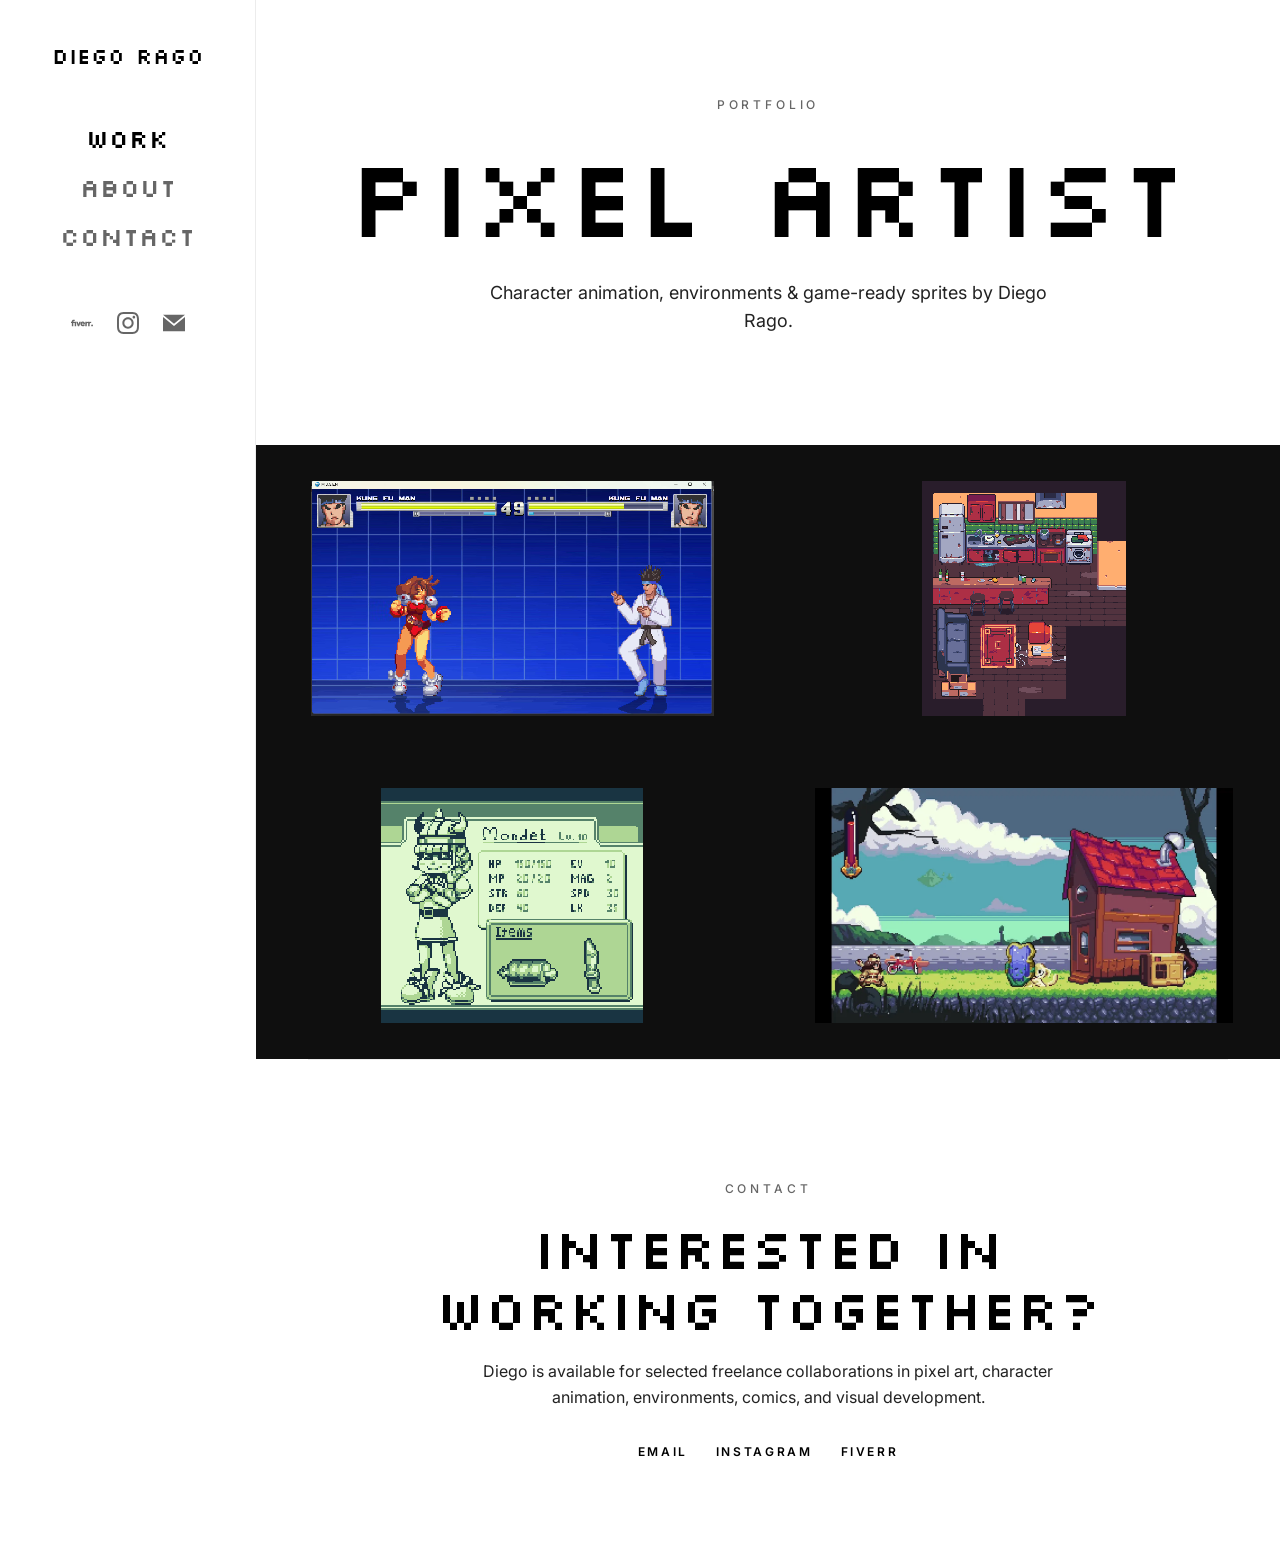
<file: index.html>
<!DOCTYPE html>
<html lang="en">
<head>
    <!-- Google Tag Manager -->
    <script>(function(w,d,s,l,i){w[l]=w[l]||[];w[l].push({'gtm.start':
    new Date().getTime(),event:'gtm.js'});var f=d.getElementsByTagName(s)[0],
    j=d.createElement(s),dl=l!='dataLayer'?'&l='+l:'';j.async=true;j.src=
    'https://www.googletagmanager.com/gtm.js?id='+i+dl;f.parentNode.insertBefore(j,f);
    })(window,document,'script','dataLayer','GTM-PWBMHZLG');</script>
    <!-- End Google Tag Manager -->
    <meta charset="UTF-8">
    <meta name="viewport" content="width=device-width, initial-scale=1.0">
    <meta name="description" content="Diego Rago - Pixel Artist, Character Designer & Comic Artist from Argentina. Portfolio showcasing pixel art, character animation, combat systems, and game-ready sprites.">
    <meta name="keywords" content="pixel art, character design, game sprites, animation, fighting game, RPG, comic art, Aseprite">
    <meta property="og:title" content="Diego Rago - Pixel Artist Portfolio">
    <meta property="og:description" content="Pixel Artist & Character Designer from Argentina specializing in game sprites, combat Animation and pixel art.">
    <meta property="og:type" content="website">
    <title>Diego Rago - Pixel Artist & Character Designer</title>
    <link rel="preconnect" href="https://fonts.googleapis.com">
    <link rel="preconnect" href="https://fonts.gstatic.com" crossorigin>
    <link rel="preload" href="https://fonts.googleapis.com/css2?family=Silkscreen:wght@400&family=Inter:wght@400;500;600;700&display=swap" as="style">
    <link rel="stylesheet" href="https://fonts.googleapis.com/css2?family=Silkscreen:wght@400&family=Inter:wght@400;500;600;700&display=swap" media="print" onload="this.media='all'">
    <noscript><link rel="stylesheet" href="https://fonts.googleapis.com/css2?family=Silkscreen:wght@400&family=Inter:wght@400;500;600;700&display=swap"></noscript>
    <link rel="stylesheet" href="css/style.css">
    <script defer src="https://analytics.luisivanpayero.com/script.js" data-website-id="4ab97d2b-0796-42ae-8532-4f534dd4c416"></script>
</head>
<body>
    <!-- Google Tag Manager (noscript) -->
    <noscript><iframe src="https://www.googletagmanager.com/ns.html?id=GTM-PWBMHZLG"
    height="0" width="0" style="display:none;visibility:hidden"></iframe></noscript>
    <!-- End Google Tag Manager (noscript) -->
    <!-- Sidebar Navigation -->
    <aside class="sidebar">
        <div class="sidebar-content">
            <header class="site-header">
                <div class="logo-wrap" data-hover-hint="logo">
                    <div class="logo logo-text">
                        <a href="index.html" class="brand-link preserve-whitespace">Diego Rago</a>
                    </div>
                </div>
                <button type="button" class="hamburger-click-area js-hamburger" aria-label="Toggle menu" aria-expanded="false">
                    <span class="hamburger">
                        <i></i>
                        <i></i>
                        <i></i>
                    </span>
                </button>
            </header>

            <nav class="sidebar-nav" data-hover-hint="nav">
                <ul class="group">
                    <li class="gallery-title"><a href="index.html" class="sidebar-link active">WORK</a></li>
                </ul>
                <div class="page-title">
                    <a href="about.html" class="sidebar-link">ABOUT</a>
                </div>
                <div class="page-title">
                    <a href="#contact" class="sidebar-link">CONTACT</a>
                </div>
                <div class="social-links pf-nav-social" data-hover-hint="navSocialIcons">
                    <ul>
                        <li>
                            <a href="https://es.fiverr.com/diegorago138" target="_blank" rel="noopener" class="social-link" title="Fiverr">
                                <svg width="20" height="20" viewBox="0 0 24 24" fill="currentColor">
                                    <path d="M23.004 15.588a.995.995 0 1 0 .002-1.99.995.995 0 0 0-.002 1.99zm-.996-3.705h-.85c-.546 0-.84.41-.84 1.092v2.466h-1.61v-3.558h-.684c-.547 0-.84.41-.84 1.092v2.466h-1.61v-4.874h1.61v.74c.264-.574.626-.74 1.163-.74h1.972v.74c.264-.574.625-.74 1.162-.74h.527v1.316zm-6.786 1.501h-3.359c.088.546.43.858 1.006.858.43 0 .732-.175.83-.487l1.425.4c-.351.848-1.22 1.364-2.255 1.364-1.748 0-2.549-1.355-2.549-2.515 0-1.14.703-2.505 2.45-2.505 1.856 0 2.471 1.384 2.471 2.408 0 .224-.01.37-.02.477zm-1.562-.945c-.04-.42-.342-.81-.889-.81-.508 0-.81.225-.908.81h1.797zM7.508 15.44h1.416l1.767-4.874h-1.62l-.86 2.837-.878-2.837H5.72l1.787 4.874zm-6.6 0H2.51v-3.558h1.524v3.558h1.591v-4.874H2.51v-.302c0-.332.235-.536.606-.536h.918V8.412H2.85c-1.162 0-1.943.712-1.943 1.755v.4H0v1.316h.908v3.558z"/>
                                </svg>
                            </a>
                        </li>
                        <li>
                            <a href="https://www.instagram.com/diegoragoart/" target="_blank" rel="noopener" class="social-link" title="Instagram">
                                <svg width="20" height="20" viewBox="0 0 24 24" fill="currentColor">
                                    <path d="M12 2.163c3.204 0 3.584.012 4.85.07 3.252.148 4.771 1.691 4.919 4.919.058 1.265.069 1.645.069 4.849 0 3.205-.012 3.584-.069 4.849-.149 3.225-1.664 4.771-4.919 4.919-1.266.058-1.644.07-4.85.07-3.204 0-3.584-.012-4.849-.07-3.26-.149-4.771-1.699-4.919-4.92-.058-1.265-.07-1.644-.07-4.849 0-3.204.013-3.583.07-4.849.149-3.227 1.664-4.771 4.919-4.919 1.266-.057 1.645-.069 4.849-.069zm0-2.163c-3.259 0-3.667.014-4.947.072-4.358.2-6.78 2.618-6.98 6.98-.059 1.281-.073 1.689-.073 4.948 0 3.259.014 3.668.072 4.948.2 4.358 2.618 6.78 6.98 6.98 1.281.058 1.689.072 4.948.072 3.259 0 3.668-.014 4.948-.072 4.354-.2 6.782-2.618 6.979-6.98.059-1.28.073-1.689.073-4.948 0-3.259-.014-3.667-.072-4.947-.196-4.354-2.617-6.78-6.979-6.98-1.281-.059-1.69-.073-4.949-.073zm0 5.838c-3.403 0-6.162 2.759-6.162 6.162s2.759 6.163 6.162 6.163 6.162-2.759 6.162-6.163c0-3.403-2.759-6.162-6.162-6.162zm0 10.162c-2.209 0-4-1.79-4-4 0-2.209 1.791-4 4-4s4 1.791 4 4c0 2.21-1.791 4-4 4zm6.406-11.845c-.796 0-1.441.645-1.441 1.44s.645 1.44 1.441 1.44c.795 0 1.439-.645 1.439-1.44s-.644-1.44-1.439-1.44z"/>
                                </svg>
                            </a>
                        </li>
                        <li>
                            <a href="mailto:rago.avi@gmail.com" class="social-link" title="Email" aria-label="Email Diego Rago">
                                <svg width="20" height="20" viewBox="0 0 24 24" fill="currentColor">
                                    <path d="M12 12.713l-11.985-9.713h23.97l-11.985 9.713zm0 2.574l-12-9.725v15.438h24v-15.438l-12 9.725z"/>
                                </svg>
                            </a>
                        </li>
                    </ul>
                </div>
            </nav>
        </div>
    </aside>

    <!-- Main Content Area -->
    <main class="main-content">
        <section class="masthead" aria-label="Portfolio introduction">
            <p class="masthead-eyebrow">Portfolio</p>
            <h1>Pixel Artist</h1>
            <p class="masthead-tagline">Character animation, environments &amp; game-ready sprites by Diego Rago.</p>
        </section>

        <!-- Projects Grid -->
        <div class="projects-grid-home">

            <!-- Project 1: Fighting Game -->
            <a href="fighting.html" class="project-card-home">
                <div class="project-image">
                    <video autoplay loop muted playsinline preload="metadata" poster="assets/fighting/gameplay-poster.webp" width="1292" height="754" aria-label="Fighting game gameplay video">
                        <source src="assets/fighting/gameplay.webm" type="video/webm">
                        <source src="assets/fighting/gameplay-optimized.mp4" type="video/mp4">
                    </video>
                </div>
                <div class="project-info-home">
                    <h2>Fighting Game</h2>
                    <p>Character animation · Combat systems</p>
                </div>
            </a>

            <!-- Project 2: Survival Horror -->
            <a href="survival-horror.html" class="project-card-home">
                <div class="project-image">
                    <img src="assets/survival-horror/living room.png" alt="Survival horror environment" loading="lazy" decoding="async">
                </div>
                <div class="project-info-home">
                    <h2>Survival Horror</h2>
                    <p>Environment art · Props · Animation</p>
                </div>
            </a>

            <!-- Project 3: Mondongo -->
            <a href="mondongo.html" class="project-card-home">
                <div class="project-image">
                    <img src="assets/mondongo/MONDET.gif" alt="Mondongo pixel art character" loading="lazy" decoding="async">
                </div>
                <div class="project-info-home">
                    <h2>Mondongo</h2>
                    <p>RPG worlds · Characters · Pixel art</p>
                </div>
            </a>

            <!-- Project 4: Magical Side Scroller -->
            <a href="minita-casita.html" class="project-card-home">
                <div class="project-image">
                    <video autoplay loop muted playsinline preload="metadata" poster="assets/minita-casita/comp-1-4-poster.webp" width="1280" height="720" aria-label="Magical side scroller gameplay video">
                        <source src="assets/minita-casita/comp-1-4-optimized.mp4" type="video/mp4">
                    </video>
                </div>
                <div class="project-info-home">
                    <h2>Magical Side Scroller</h2>
                    <p>Character design · Stylized animation</p>
                </div>
            </a>
        </div>

        <section class="contact-section" id="contact">
            <p class="contact-eyebrow">Contact</p>
            <h2>Interested in working together?</h2>
            <p class="contact-copy">
                Diego is available for selected freelance collaborations in pixel art, character animation, environments, comics, and visual development.
            </p>
            <div class="contact-links">
                <a href="mailto:rago.avi@gmail.com" class="contact-link">Email</a>
                <a href="https://www.instagram.com/diegoragoart/" target="_blank" rel="noopener" class="contact-link">Instagram</a>
                <a href="https://es.fiverr.com/diegorago138" target="_blank" rel="noopener" class="contact-link">Fiverr</a>
            </div>
        </section>
    </main>

    <script src="js/main.js"></script>
    <script defer src="js/analytics-events.js"></script>
</body>
</html>
</file>
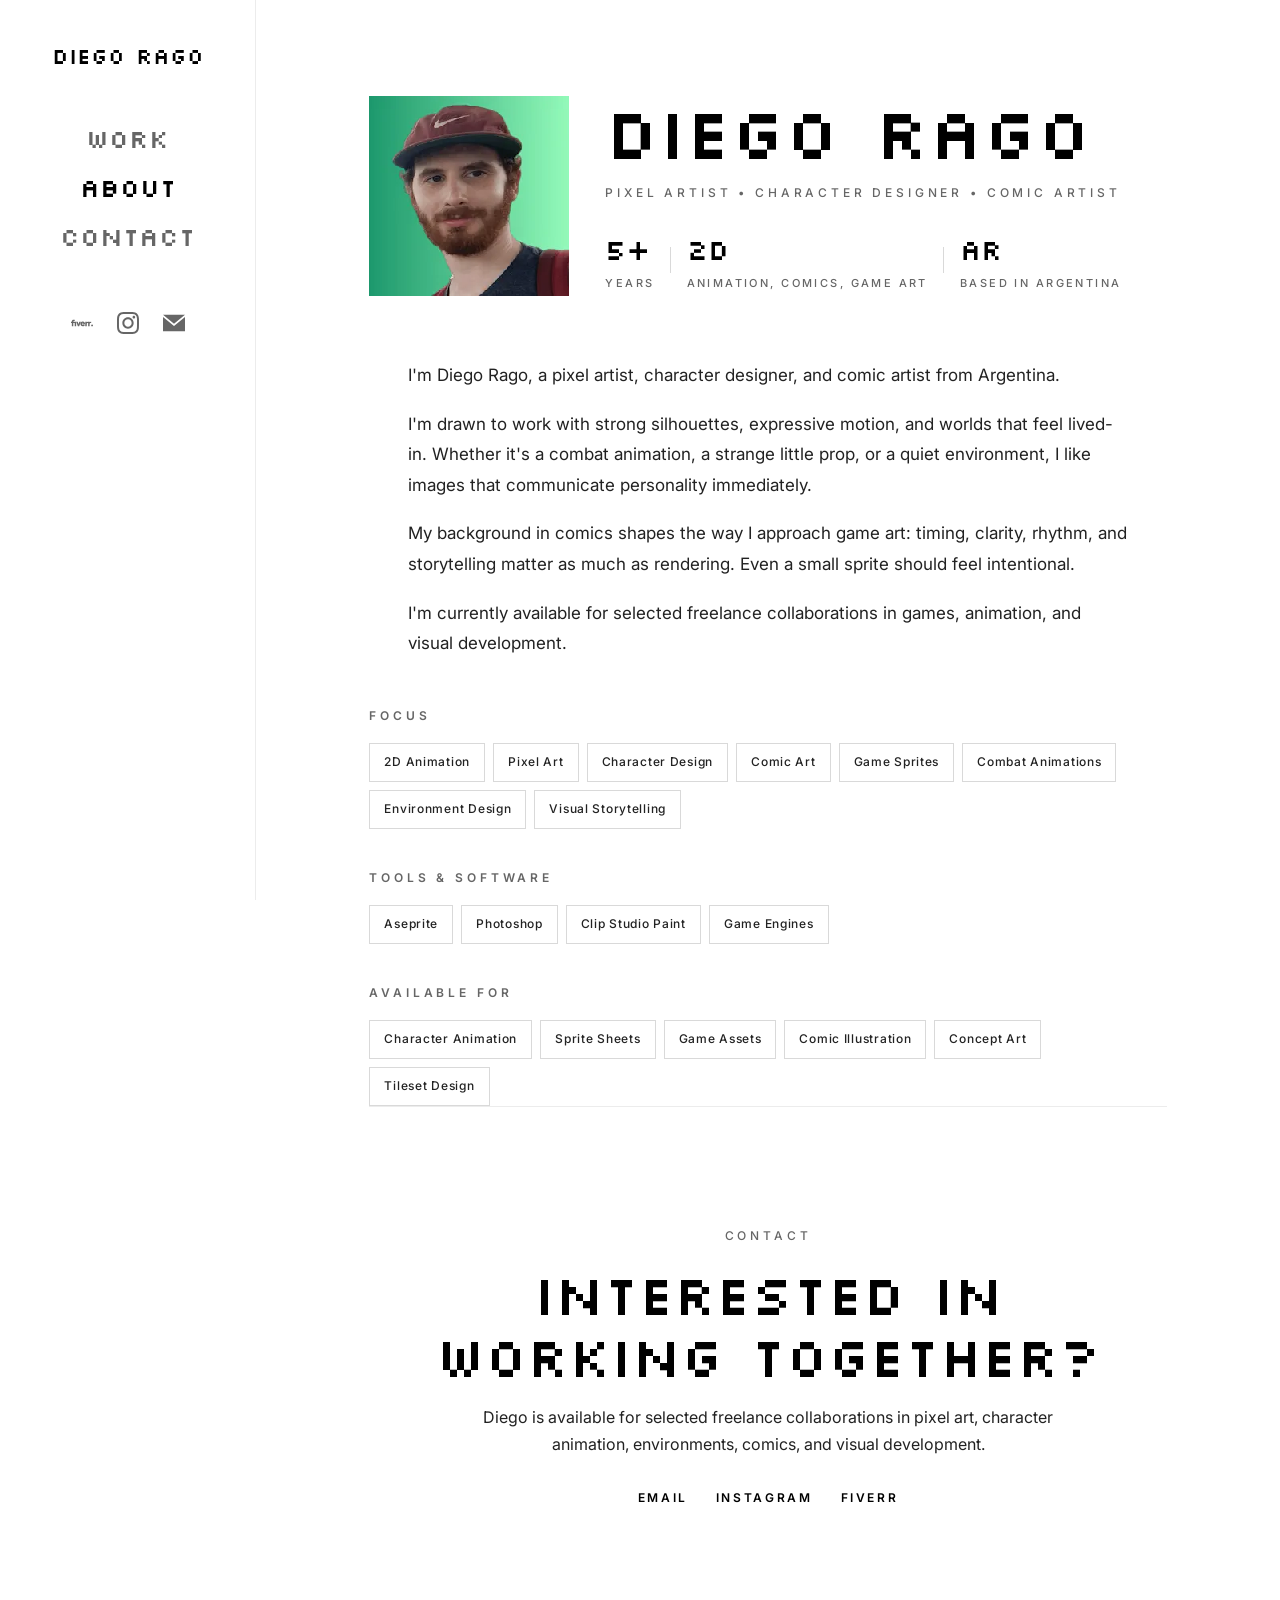
<file: about.html>
<!DOCTYPE html>
<html lang="en">
<head>
    <!-- Google Tag Manager -->
    <script>(function(w,d,s,l,i){w[l]=w[l]||[];w[l].push({'gtm.start':
    new Date().getTime(),event:'gtm.js'});var f=d.getElementsByTagName(s)[0],
    j=d.createElement(s),dl=l!='dataLayer'?'&l='+l:'';j.async=true;j.src=
    'https://www.googletagmanager.com/gtm.js?id='+i+dl;f.parentNode.insertBefore(j,f);
    })(window,document,'script','dataLayer','GTM-PWBMHZLG');</script>
    <!-- End Google Tag Manager -->
    <meta charset="UTF-8">
    <meta name="viewport" content="width=device-width, initial-scale=1.0">
    <title>About - Diego Rago</title>
    <meta name="description" content="Learn about Diego Rago, a pixel artist, character designer, and comic artist from Argentina available for selected freelance collaborations.">
    <link rel="preconnect" href="https://fonts.googleapis.com">
    <link rel="preconnect" href="https://fonts.gstatic.com" crossorigin>
    <link rel="preload" href="https://fonts.googleapis.com/css2?family=Silkscreen:wght@400&family=Inter:wght@400;500;600;700&display=swap" as="style">
    <link rel="stylesheet" href="https://fonts.googleapis.com/css2?family=Silkscreen:wght@400&family=Inter:wght@400;500;600;700&display=swap" media="print" onload="this.media='all'">
    <noscript><link rel="stylesheet" href="https://fonts.googleapis.com/css2?family=Silkscreen:wght@400&family=Inter:wght@400;500;600;700&display=swap"></noscript>
    <link rel="stylesheet" href="css/style.css">
    <script defer src="https://analytics.luisivanpayero.com/script.js" data-website-id="4ab97d2b-0796-42ae-8532-4f534dd4c416"></script>
</head>
<body>
    <!-- Google Tag Manager (noscript) -->
    <noscript><iframe src="https://www.googletagmanager.com/ns.html?id=GTM-PWBMHZLG"
    height="0" width="0" style="display:none;visibility:hidden"></iframe></noscript>
    <!-- End Google Tag Manager (noscript) -->
    <!-- Sidebar Navigation -->
    <aside class="sidebar">
        <div class="sidebar-content">
            <header class="site-header">
                <div class="logo-wrap" data-hover-hint="logo">
                    <div class="logo logo-text">
                        <a href="index.html" class="brand-link preserve-whitespace">Diego Rago</a>
                    </div>
                </div>
                <button type="button" class="hamburger-click-area js-hamburger" aria-label="Toggle menu" aria-expanded="false">
                    <span class="hamburger">
                        <i></i>
                        <i></i>
                        <i></i>
                    </span>
                </button>
            </header>

            <nav class="sidebar-nav" data-hover-hint="nav">
                <ul class="group">
                    <li class="gallery-title"><a href="index.html" class="sidebar-link">WORK</a></li>
                </ul>
                <div class="page-title">
                    <a href="about.html" class="sidebar-link active">ABOUT</a>
                </div>
                <div class="page-title">
                    <a href="#contact" class="sidebar-link">CONTACT</a>
                </div>
                <div class="social-links pf-nav-social" data-hover-hint="navSocialIcons">
                    <ul>
                        <li>
                            <a href="https://es.fiverr.com/diegorago138" target="_blank" rel="noopener" class="social-link" title="Fiverr">
                                <svg width="20" height="20" viewBox="0 0 24 24" fill="currentColor">
                                    <path d="M23.004 15.588a.995.995 0 1 0 .002-1.99.995.995 0 0 0-.002 1.99zm-.996-3.705h-.85c-.546 0-.84.41-.84 1.092v2.466h-1.61v-3.558h-.684c-.547 0-.84.41-.84 1.092v2.466h-1.61v-4.874h1.61v.74c.264-.574.626-.74 1.163-.74h1.972v.74c.264-.574.625-.74 1.162-.74h.527v1.316zm-6.786 1.501h-3.359c.088.546.43.858 1.006.858.43 0 .732-.175.83-.487l1.425.4c-.351.848-1.22 1.364-2.255 1.364-1.748 0-2.549-1.355-2.549-2.515 0-1.14.703-2.505 2.45-2.505 1.856 0 2.471 1.384 2.471 2.408 0 .224-.01.37-.02.477zm-1.562-.945c-.04-.42-.342-.81-.889-.81-.508 0-.81.225-.908.81h1.797zM7.508 15.44h1.416l1.767-4.874h-1.62l-.86 2.837-.878-2.837H5.72l1.787 4.874zm-6.6 0H2.51v-3.558h1.524v3.558h1.591v-4.874H2.51v-.302c0-.332.235-.536.606-.536h.918V8.412H2.85c-1.162 0-1.943.712-1.943 1.755v.4H0v1.316h.908v3.558z"/>
                                </svg>
                            </a>
                        </li>
                        <li>
                            <a href="https://www.instagram.com/diegoragoart/" target="_blank" rel="noopener" class="social-link" title="Instagram">
                                <svg width="20" height="20" viewBox="0 0 24 24" fill="currentColor">
                                    <path d="M12 2.163c3.204 0 3.584.012 4.85.07 3.252.148 4.771 1.691 4.919 4.919.058 1.265.069 1.645.069 4.849 0 3.205-.012 3.584-.069 4.849-.149 3.225-1.664 4.771-4.919 4.919-1.266.058-1.644.07-4.85.07-3.204 0-3.584-.012-4.849-.07-3.26-.149-4.771-1.699-4.919-4.92-.058-1.265-.07-1.644-.07-4.849 0-3.204.013-3.583.07-4.849.149-3.227 1.664-4.771 4.919-4.919 1.266-.057 1.645-.069 4.849-.069zm0-2.163c-3.259 0-3.667.014-4.947.072-4.358.2-6.78 2.618-6.98 6.98-.059 1.281-.073 1.689-.073 4.948 0 3.259.014 3.668.072 4.948.2 4.358 2.618 6.78 6.98 6.98 1.281.058 1.689.072 4.948.072 3.259 0 3.668-.014 4.948-.072 4.354-.2 6.782-2.618 6.979-6.98.059-1.28.073-1.689.073-4.948 0-3.259-.014-3.667-.072-4.947-.196-4.354-2.617-6.78-6.979-6.98-1.281-.059-1.69-.073-4.949-.073zm0 5.838c-3.403 0-6.162 2.759-6.162 6.162s2.759 6.163 6.162 6.163 6.162-2.759 6.162-6.163c0-3.403-2.759-6.162-6.162-6.162zm0 10.162c-2.209 0-4-1.79-4-4 0-2.209 1.791-4 4-4s4 1.791 4 4c0 2.21-1.791 4-4 4zm6.406-11.845c-.796 0-1.441.645-1.441 1.44s.645 1.44 1.441 1.44c.795 0 1.439-.645 1.439-1.44s-.644-1.44-1.439-1.44z"/>
                                </svg>
                            </a>
                        </li>
                        <li>
                            <a href="mailto:rago.avi@gmail.com" class="social-link" title="Email" aria-label="Email Diego Rago">
                                <svg width="20" height="20" viewBox="0 0 24 24" fill="currentColor">
                                    <path d="M12 12.713l-11.985-9.713h23.97l-11.985 9.713zm0 2.574l-12-9.725v15.438h24v-15.438l-12 9.725z"/>
                                </svg>
                            </a>
                        </li>
                    </ul>
                </div>
            </nav>
        </div>
    </aside>

    <!-- Main Content Area -->
    <main class="main-content">
        <div class="about-content">

            <!-- About Header -->
            <div class="about-header">
                <!-- Profile Image -->
                <img src="assets/profile.webp" alt="Diego Rago" class="profile-image" decoding="async">

                <h1>Diego Rago</h1>
                <p class="title">Pixel Artist • Character Designer • Comic Artist</p>

                <!-- Stats -->
                <div class="about-stats">
                    <div class="stat-item">
                        <div class="stat-number">5+</div>
                        <div class="stat-label">Years</div>
                    </div>
                    <div class="stat-item">
                        <div class="stat-number">2D</div>
                        <div class="stat-label">Animation, comics, game art</div>
                    </div>
                    <div class="stat-item">
                        <div class="stat-number">AR</div>
                        <div class="stat-label">Based in Argentina</div>
                    </div>
                </div>
            </div>

            <!-- Bio -->
            <div class="about-bio">
                <p>
                    I'm Diego Rago, a pixel artist, character designer, and comic artist from Argentina.
                </p>
                <p>
                    I'm drawn to work with strong silhouettes, expressive motion, and worlds that feel lived-in. Whether it's a combat animation, a strange little prop, or a quiet environment, I like images that communicate personality immediately.
                </p>
                <p>
                    My background in comics shapes the way I approach game art: timing, clarity, rhythm, and storytelling matter as much as rendering. Even a small sprite should feel intentional.
                </p>
                <p>
                    I'm currently available for selected freelance collaborations in games, animation, and visual development.
                </p>
            </div>

            <!-- Skills -->
            <div class="about-skills">
                <h2>Focus</h2>
                <div class="skills-grid">
                    <div class="skill-tag">2D Animation</div>
                    <div class="skill-tag">Pixel Art</div>
                    <div class="skill-tag">Character Design</div>
                    <div class="skill-tag">Comic Art</div>
                    <div class="skill-tag">Game Sprites</div>
                    <div class="skill-tag">Combat Animations</div>
                    <div class="skill-tag">Environment Design</div>
                    <div class="skill-tag">Visual Storytelling</div>
                </div>
            </div>

            <!-- Software & Tools -->
            <div class="about-skills">
                <h2>Tools & Software</h2>
                <div class="skills-grid">
                    <div class="skill-tag">Aseprite</div>
                    <div class="skill-tag">Photoshop</div>
                    <div class="skill-tag">Clip Studio Paint</div>
                    <div class="skill-tag">Game Engines</div>
                </div>
            </div>

            <!-- Services -->
            <div class="about-skills">
                <h2>Available For</h2>
                <div class="skills-grid">
                    <div class="skill-tag">Character Animation</div>
                    <div class="skill-tag">Sprite Sheets</div>
                    <div class="skill-tag">Game Assets</div>
                    <div class="skill-tag">Comic Illustration</div>
                    <div class="skill-tag">Concept Art</div>
                    <div class="skill-tag">Tileset Design</div>
                </div>
            </div>

            <section class="contact-section" id="contact">
                <p class="contact-eyebrow">Contact</p>
                <h2>Interested in working together?</h2>
                <p class="contact-copy">
                    Diego is available for selected freelance collaborations in pixel art, character animation, environments, comics, and visual development.
                </p>
                <div class="contact-links">
                    <a href="mailto:rago.avi@gmail.com" class="contact-link">Email</a>
                    <a href="https://www.instagram.com/diegoragoart/" target="_blank" rel="noopener" class="contact-link">Instagram</a>
                    <a href="https://es.fiverr.com/diegorago138" target="_blank" rel="noopener" class="contact-link">Fiverr</a>
                </div>
            </section>

        </div>
    </main>

    <script src="js/main.js"></script>
    <script defer src="js/analytics-events.js"></script>
</body>
</html>
</file>
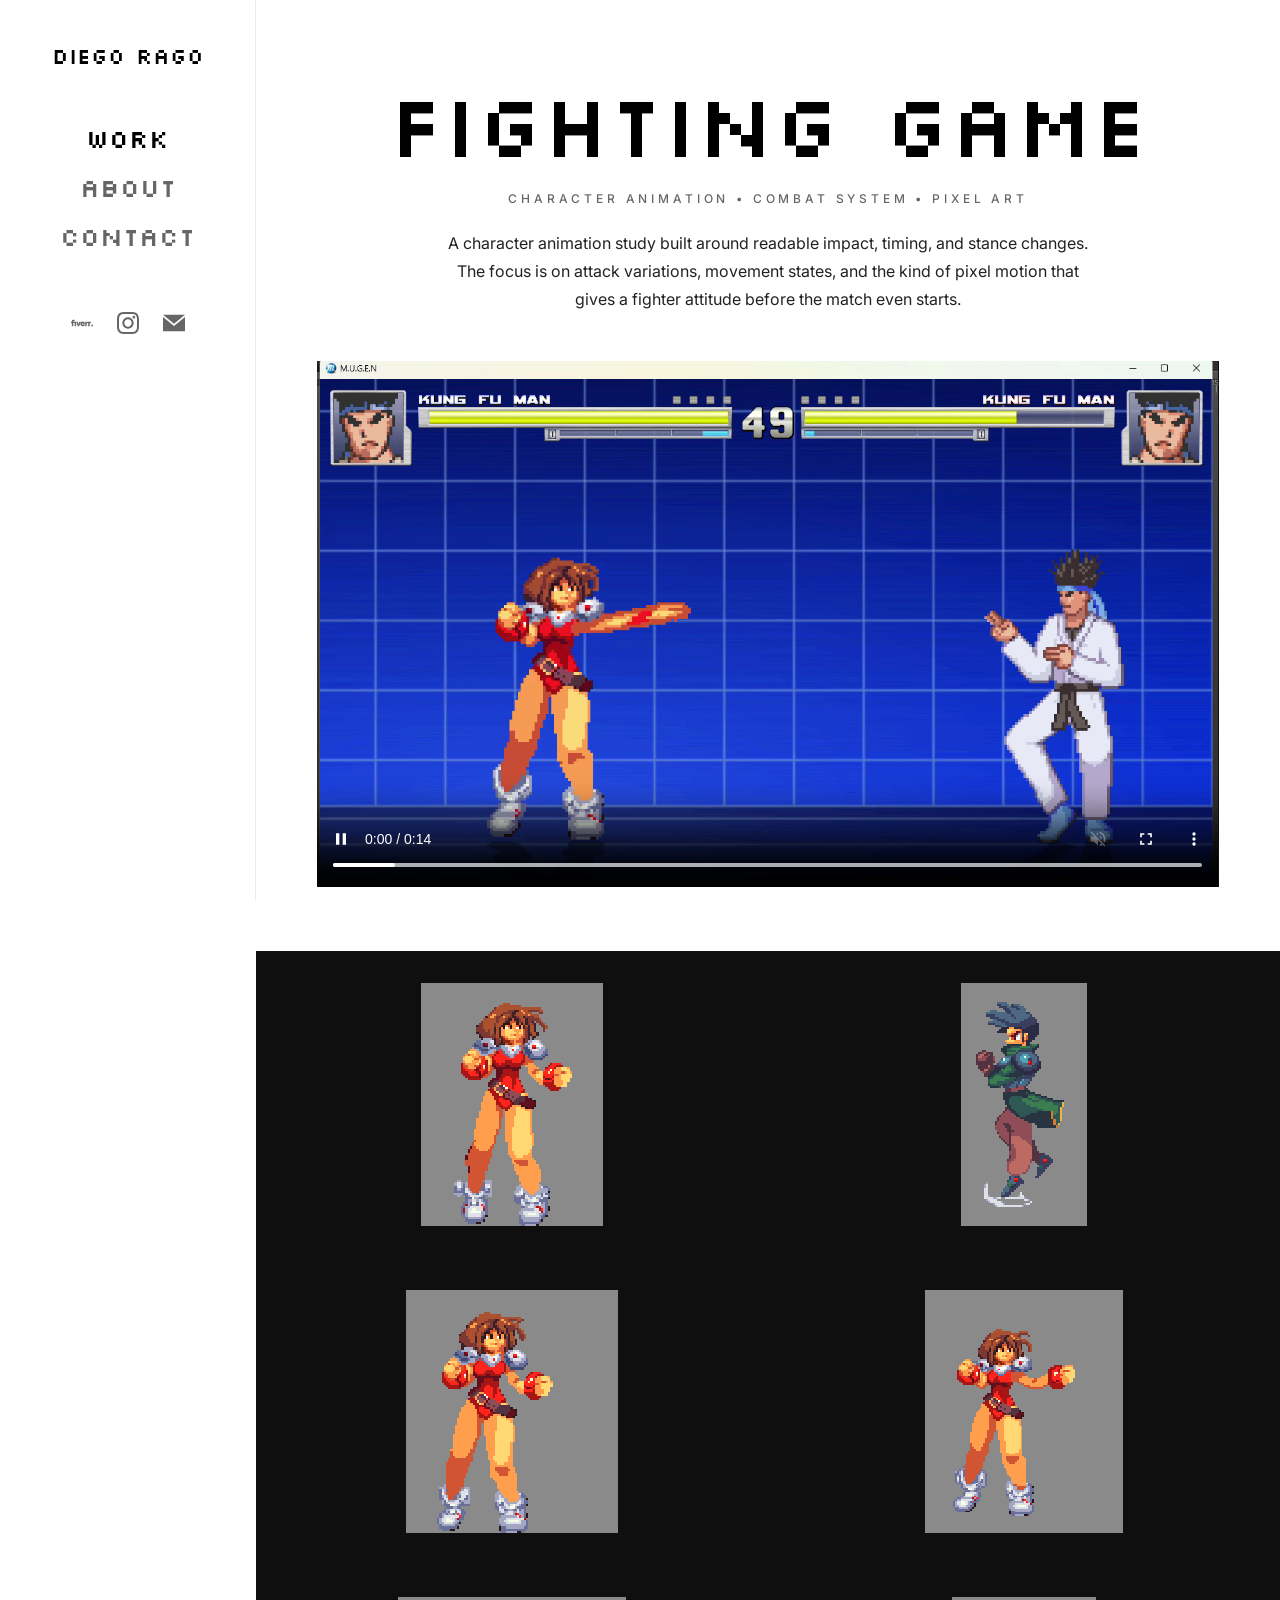
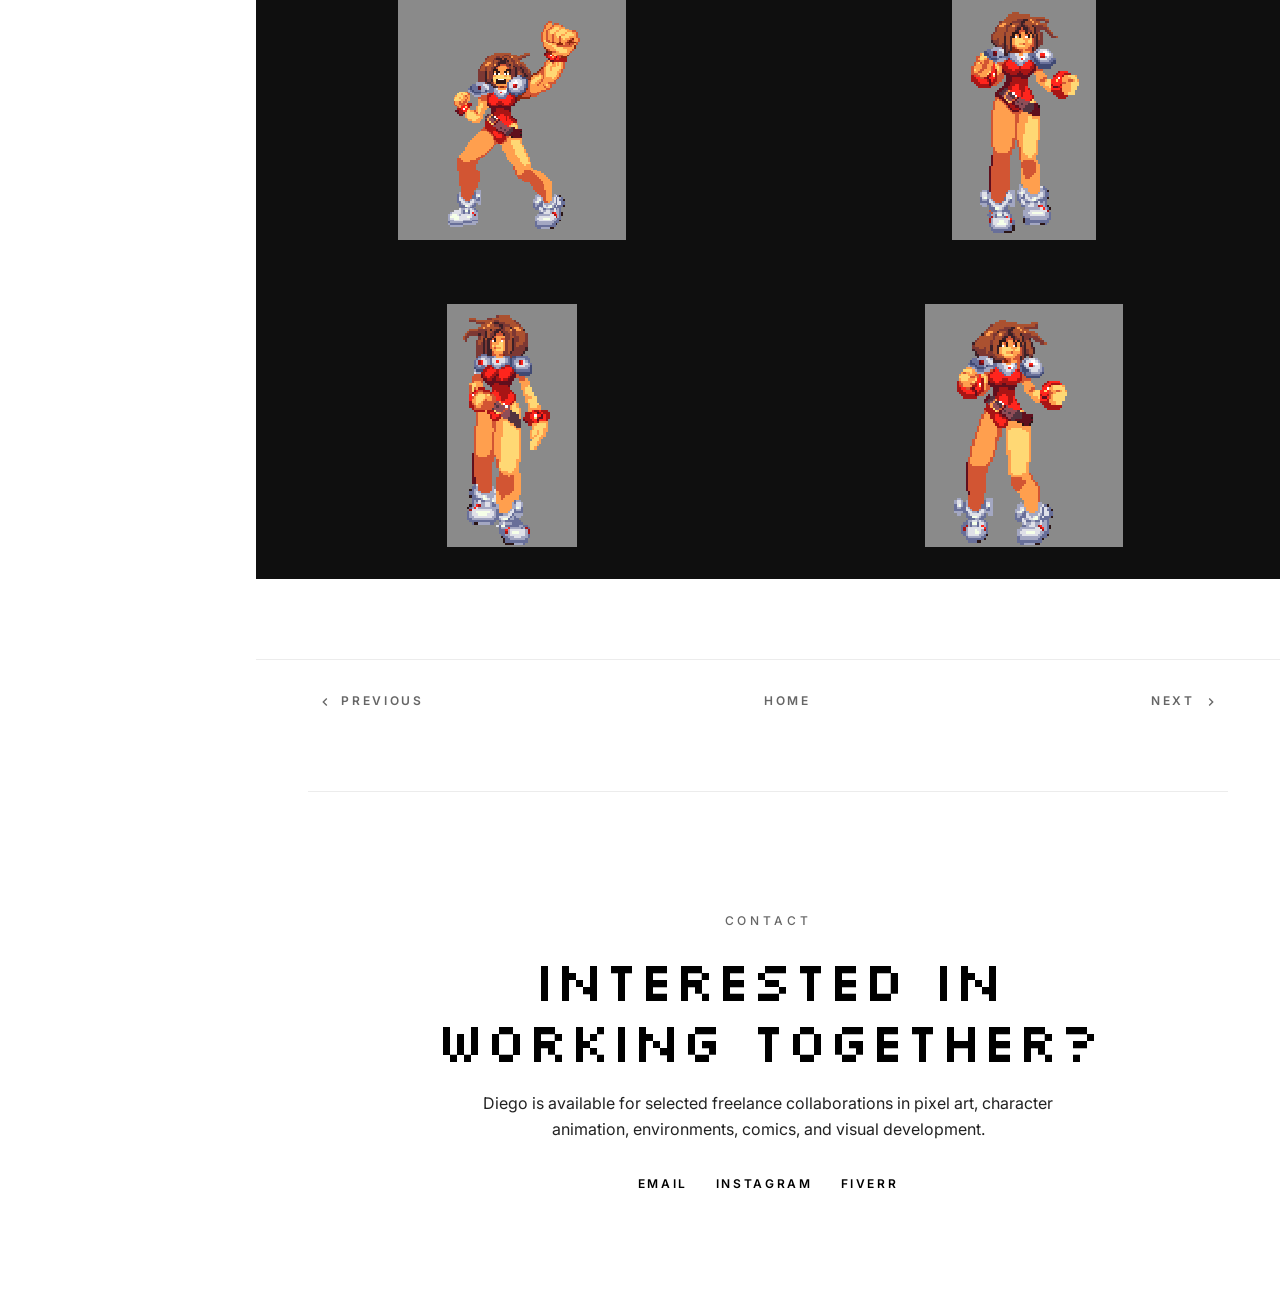
<file: fighting.html>
<!DOCTYPE html>
<html lang="en">
<head>
    <!-- Google Tag Manager -->
    <script>(function(w,d,s,l,i){w[l]=w[l]||[];w[l].push({'gtm.start':
    new Date().getTime(),event:'gtm.js'});var f=d.getElementsByTagName(s)[0],
    j=d.createElement(s),dl=l!='dataLayer'?'&l='+l:'';j.async=true;j.src=
    'https://www.googletagmanager.com/gtm.js?id='+i+dl;f.parentNode.insertBefore(j,f);
    })(window,document,'script','dataLayer','GTM-PWBMHZLG');</script>
    <!-- End Google Tag Manager -->
    <meta charset="UTF-8">
    <meta name="viewport" content="width=device-width, initial-scale=1.0">
    <title>Fighting Game - Diego Rago</title>
    <meta name="description" content="Fighting game pixel art by Diego Rago, focused on character animation, combat readability, stance changes, and game-ready sprite motion.">
    <link rel="preconnect" href="https://fonts.googleapis.com">
    <link rel="preconnect" href="https://fonts.gstatic.com" crossorigin>
    <link rel="preload" href="https://fonts.googleapis.com/css2?family=Silkscreen:wght@400&family=Inter:wght@400;500;600;700&display=swap" as="style">
    <link rel="stylesheet" href="https://fonts.googleapis.com/css2?family=Silkscreen:wght@400&family=Inter:wght@400;500;600;700&display=swap" media="print" onload="this.media='all'">
    <noscript><link rel="stylesheet" href="https://fonts.googleapis.com/css2?family=Silkscreen:wght@400&family=Inter:wght@400;500;600;700&display=swap"></noscript>
    <link rel="stylesheet" href="css/style.css">
    <script defer src="https://analytics.luisivanpayero.com/script.js" data-website-id="4ab97d2b-0796-42ae-8532-4f534dd4c416"></script>
</head>
<body>
    <!-- Google Tag Manager (noscript) -->
    <noscript><iframe src="https://www.googletagmanager.com/ns.html?id=GTM-PWBMHZLG"
    height="0" width="0" style="display:none;visibility:hidden"></iframe></noscript>
    <!-- End Google Tag Manager (noscript) -->
    <!-- Sidebar Navigation -->
    <aside class="sidebar">
        <div class="sidebar-content">
            <header class="site-header">
                <div class="logo-wrap" data-hover-hint="logo">
                    <div class="logo logo-text">
                        <a href="index.html" class="brand-link preserve-whitespace">Diego Rago</a>
                    </div>
                </div>
                <button type="button" class="hamburger-click-area js-hamburger" aria-label="Toggle menu" aria-expanded="false">
                    <span class="hamburger">
                        <i></i>
                        <i></i>
                        <i></i>
                    </span>
                </button>
            </header>

            <nav class="sidebar-nav" data-hover-hint="nav">
                <ul class="group">
                    <li class="gallery-title"><a href="index.html" class="sidebar-link active">WORK</a></li>
                </ul>
                <div class="page-title">
                    <a href="about.html" class="sidebar-link">ABOUT</a>
                </div>
                <div class="page-title">
                    <a href="#contact" class="sidebar-link">CONTACT</a>
                </div>
                <div class="social-links pf-nav-social" data-hover-hint="navSocialIcons">
                    <ul>
                        <li>
                            <a href="https://es.fiverr.com/diegorago138" target="_blank" rel="noopener" class="social-link" title="Fiverr">
                                <svg width="20" height="20" viewBox="0 0 24 24" fill="currentColor">
                                    <path d="M23.004 15.588a.995.995 0 1 0 .002-1.99.995.995 0 0 0-.002 1.99zm-.996-3.705h-.85c-.546 0-.84.41-.84 1.092v2.466h-1.61v-3.558h-.684c-.547 0-.84.41-.84 1.092v2.466h-1.61v-4.874h1.61v.74c.264-.574.626-.74 1.163-.74h1.972v.74c.264-.574.625-.74 1.162-.74h.527v1.316zm-6.786 1.501h-3.359c.088.546.43.858 1.006.858.43 0 .732-.175.83-.487l1.425.4c-.351.848-1.22 1.364-2.255 1.364-1.748 0-2.549-1.355-2.549-2.515 0-1.14.703-2.505 2.45-2.505 1.856 0 2.471 1.384 2.471 2.408 0 .224-.01.37-.02.477zm-1.562-.945c-.04-.42-.342-.81-.889-.81-.508 0-.81.225-.908.81h1.797zM7.508 15.44h1.416l1.767-4.874h-1.62l-.86 2.837-.878-2.837H5.72l1.787 4.874zm-6.6 0H2.51v-3.558h1.524v3.558h1.591v-4.874H2.51v-.302c0-.332.235-.536.606-.536h.918V8.412H2.85c-1.162 0-1.943.712-1.943 1.755v.4H0v1.316h.908v3.558z"/>
                                </svg>
                            </a>
                        </li>
                        <li>
                            <a href="https://www.instagram.com/diegoragoart/" target="_blank" rel="noopener" class="social-link" title="Instagram">
                                <svg width="20" height="20" viewBox="0 0 24 24" fill="currentColor">
                                    <path d="M12 2.163c3.204 0 3.584.012 4.85.07 3.252.148 4.771 1.691 4.919 4.919.058 1.265.069 1.645.069 4.849 0 3.205-.012 3.584-.069 4.849-.149 3.225-1.664 4.771-4.919 4.919-1.266.058-1.644.07-4.85.07-3.204 0-3.584-.012-4.849-.07-3.26-.149-4.771-1.699-4.919-4.92-.058-1.265-.07-1.644-.07-4.849 0-3.204.013-3.583.07-4.849.149-3.227 1.664-4.771 4.919-4.919 1.266-.057 1.645-.069 4.849-.069zm0-2.163c-3.259 0-3.667.014-4.947.072-4.358.2-6.78 2.618-6.98 6.98-.059 1.281-.073 1.689-.073 4.948 0 3.259.014 3.668.072 4.948.2 4.358 2.618 6.78 6.98 6.98 1.281.058 1.689.072 4.948.072 3.259 0 3.668-.014 4.948-.072 4.354-.2 6.782-2.618 6.979-6.98.059-1.28.073-1.689.073-4.948 0-3.259-.014-3.667-.072-4.947-.196-4.354-2.617-6.78-6.979-6.98-1.281-.059-1.69-.073-4.949-.073zm0 5.838c-3.403 0-6.162 2.759-6.162 6.162s2.759 6.163 6.162 6.163 6.162-2.759 6.162-6.163c0-3.403-2.759-6.162-6.162-6.162zm0 10.162c-2.209 0-4-1.79-4-4 0-2.209 1.791-4 4-4s4 1.791 4 4c0 2.21-1.791 4-4 4zm6.406-11.845c-.796 0-1.441.645-1.441 1.44s.645 1.44 1.441 1.44c.795 0 1.439-.645 1.439-1.44s-.644-1.44-1.439-1.44z"/>
                                </svg>
                            </a>
                        </li>
                        <li>
                            <a href="mailto:rago.avi@gmail.com" class="social-link" title="Email" aria-label="Email Diego Rago">
                                <svg width="20" height="20" viewBox="0 0 24 24" fill="currentColor">
                                    <path d="M12 12.713l-11.985-9.713h23.97l-11.985 9.713zm0 2.574l-12-9.725v15.438h24v-15.438l-12 9.725z"/>
                                </svg>
                            </a>
                        </li>
                    </ul>
                </div>
            </nav>
        </div>
    </aside>

    <!-- Main Content Area -->
    <main class="main-content">
        <div>

            <!-- Project Info -->
            <div class="project-info">
                <h1>Fighting Game</h1>
                <p class="category">Character Animation • Combat System • Pixel Art</p>
                <p class="description">
                    A character animation study built around readable impact, timing, and stance changes.
                    The focus is on attack variations, movement states, and the kind of pixel motion that gives
                    a fighter attitude before the match even starts.
                </p>
            </div>

            <!-- Hero Video -->
            <div class="project-hero">
                <video controls autoplay loop muted playsinline preload="metadata" poster="assets/fighting/gameplay-poster.webp" width="1292" height="754">
                    <source src="assets/fighting/gameplay.webm" type="video/webm">
                    <source src="assets/fighting/gameplay-optimized.mp4" type="video/mp4">
                    Your browser does not support the video tag.
                </video>
            </div>

            <!-- Gallery Grid -->
            <div class="gallery-grid">
                <!-- Idle Animations -->
                <button type="button" class="gallery-item" data-lightbox-src="assets/fighting/idleBx4.gif" data-lightbox-type="image" data-lightbox-alt="Idle Animation">
                    <img src="assets/fighting/idleBx4.gif" alt="Idle Animation" loading="lazy" decoding="async">
                    <span class="gallery-item-caption">Idle Animation</span>
                </button>

                <button type="button" class="gallery-item" data-lightbox-src="assets/fighting/idle D.gif" data-lightbox-type="image" data-lightbox-alt="Idle Pose">
                    <img src="assets/fighting/idle D.gif" alt="Idle Pose" loading="lazy" decoding="async">
                    <span class="gallery-item-caption">Idle Pose</span>
                </button>

                <!-- Punches -->
                <button type="button" class="gallery-item" data-lightbox-src="assets/fighting/jab.gif" data-lightbox-type="image" data-lightbox-alt="Jab Attack">
                    <img src="assets/fighting/jab.gif" alt="Jab Attack" loading="lazy" decoding="async">
                    <span class="gallery-item-caption">Jab</span>
                </button>

                <button type="button" class="gallery-item" data-lightbox-src="assets/fighting/medium punch1.gif" data-lightbox-type="image" data-lightbox-alt="Medium Punch">
                    <img src="assets/fighting/medium punch1.gif" alt="Medium Punch" loading="lazy" decoding="async">
                    <span class="gallery-item-caption">Medium Punch</span>
                </button>

                <button type="button" class="gallery-item" data-lightbox-src="assets/fighting/heavy punch1.gif" data-lightbox-type="image" data-lightbox-alt="Heavy Punch">
                    <img src="assets/fighting/heavy punch1.gif" alt="Heavy Punch" loading="lazy" decoding="async">
                    <span class="gallery-item-caption">Heavy Punch</span>
                </button>

                <!-- Movement -->
                <button type="button" class="gallery-item" data-lightbox-src="assets/fighting/walkingBx4.gif" data-lightbox-type="image" data-lightbox-alt="Walking Forward">
                    <img src="assets/fighting/walkingBx4.gif" alt="Walking Forward" loading="lazy" decoding="async">
                    <span class="gallery-item-caption">Walk Forward</span>
                </button>

                <button type="button" class="gallery-item" data-lightbox-src="assets/fighting/walking back.gif" data-lightbox-type="image" data-lightbox-alt="Walking Backward">
                    <img src="assets/fighting/walking back.gif" alt="Walking Backward" loading="lazy" decoding="async">
                    <span class="gallery-item-caption">Walk Backward</span>
                </button>

                <!-- Defensive -->
                <button type="button" class="gallery-item" data-lightbox-src="assets/fighting/crouchB.gif" data-lightbox-type="image" data-lightbox-alt="Crouch Animation">
                    <img src="assets/fighting/crouchB.gif" alt="Crouch Animation" loading="lazy" decoding="async">
                    <span class="gallery-item-caption">Crouch</span>
                </button>
            </div>

            <!-- Project Navigation -->
            <div class="project-nav">
                <a href="minita-casita.html" class="project-nav-link">
                    <svg width="16" height="16" viewBox="0 0 24 24" fill="currentColor"><path d="M15.41 7.41L14 6l-6 6 6 6 1.41-1.41L10.83 12z"/></svg>
                    Previous
                </a>
                <a href="index.html" class="project-nav-link">Home</a>
                <a href="survival-horror.html" class="project-nav-link">
                    Next
                    <svg width="16" height="16" viewBox="0 0 24 24" fill="currentColor"><path d="M8.59 16.59L10 18l6-6-6-6-1.41 1.41L13.17 12z"/></svg>
                </a>
            </div>

            <section class="contact-section" id="contact">
                <p class="contact-eyebrow">Contact</p>
                <h2>Interested in working together?</h2>
                <p class="contact-copy">
                    Diego is available for selected freelance collaborations in pixel art, character animation, environments, comics, and visual development.
                </p>
                <div class="contact-links">
                    <a href="mailto:rago.avi@gmail.com" class="contact-link">Email</a>
                    <a href="https://www.instagram.com/diegoragoart/" target="_blank" rel="noopener" class="contact-link">Instagram</a>
                    <a href="https://es.fiverr.com/diegorago138" target="_blank" rel="noopener" class="contact-link">Fiverr</a>
                </div>
            </section>

        </div>
    </main>

    <script src="js/main.js"></script>
    <script defer src="js/analytics-events.js"></script>
</body>
</html>
</file>
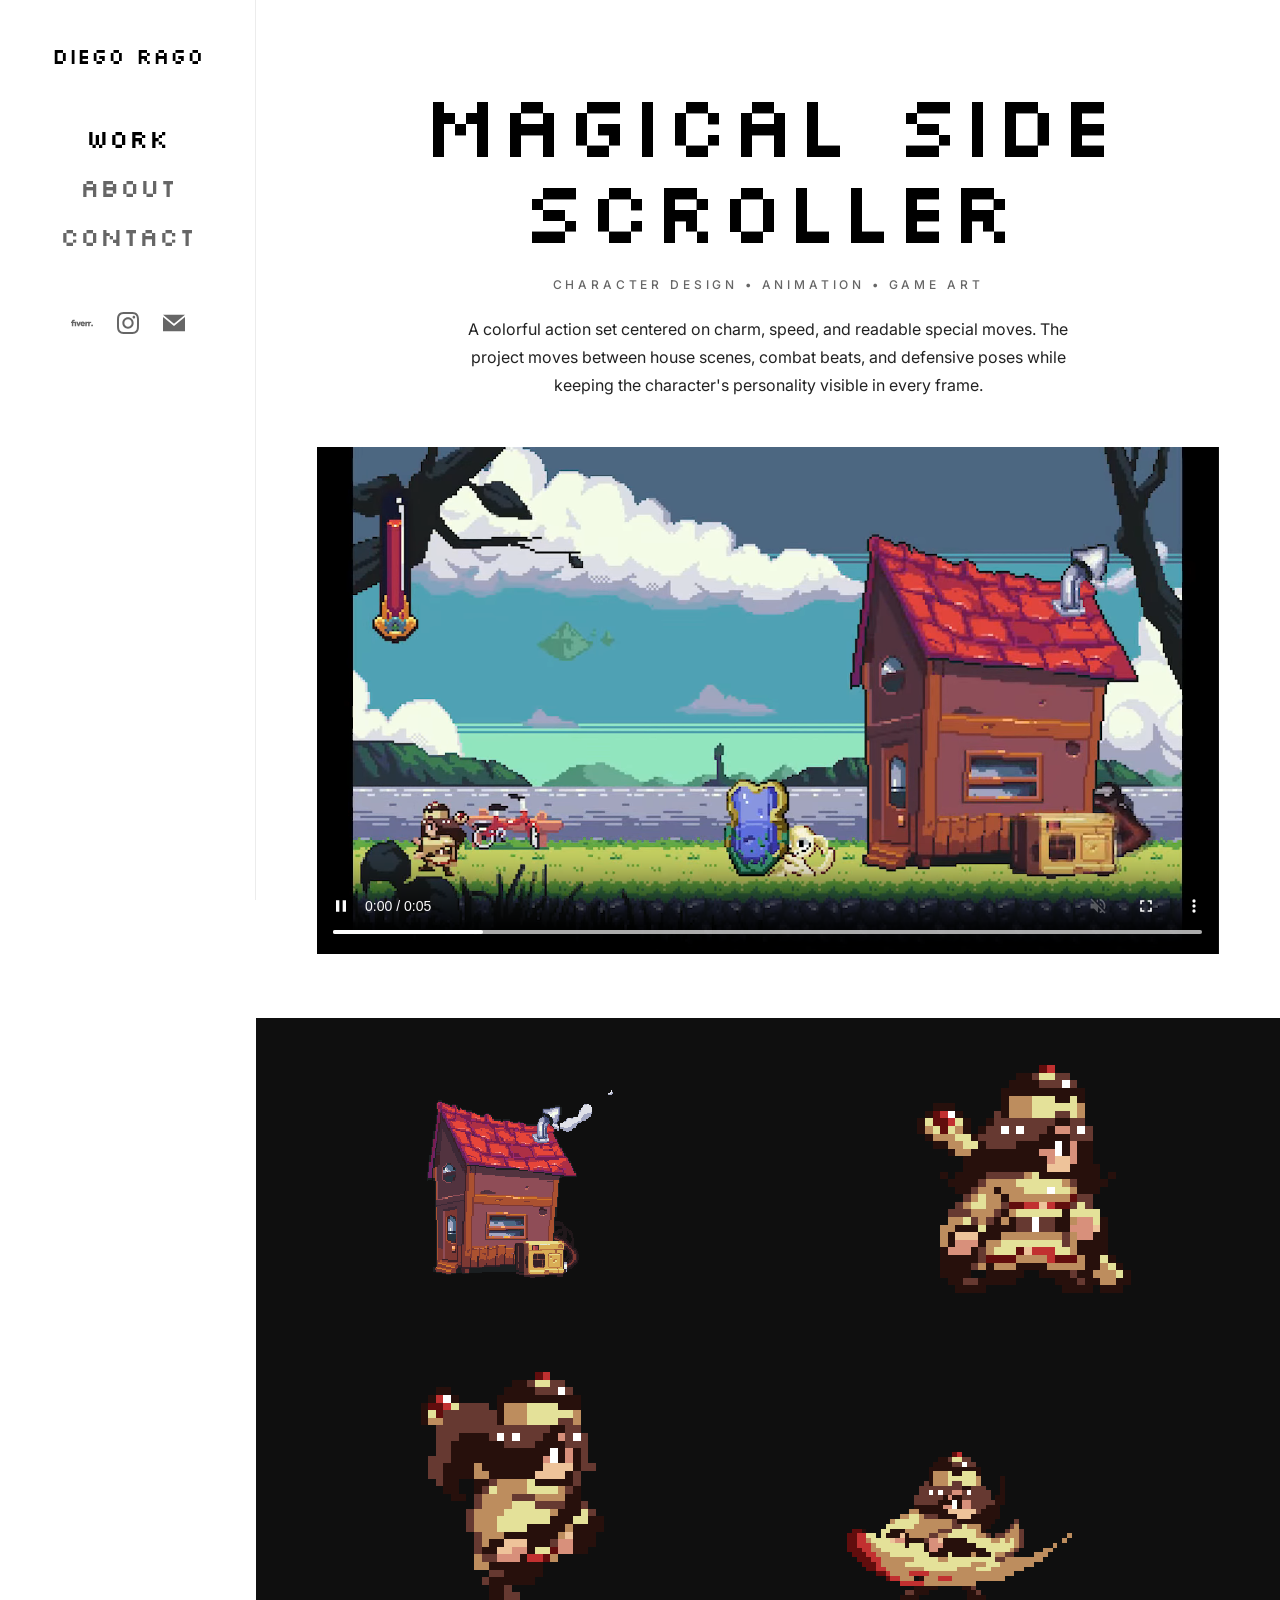
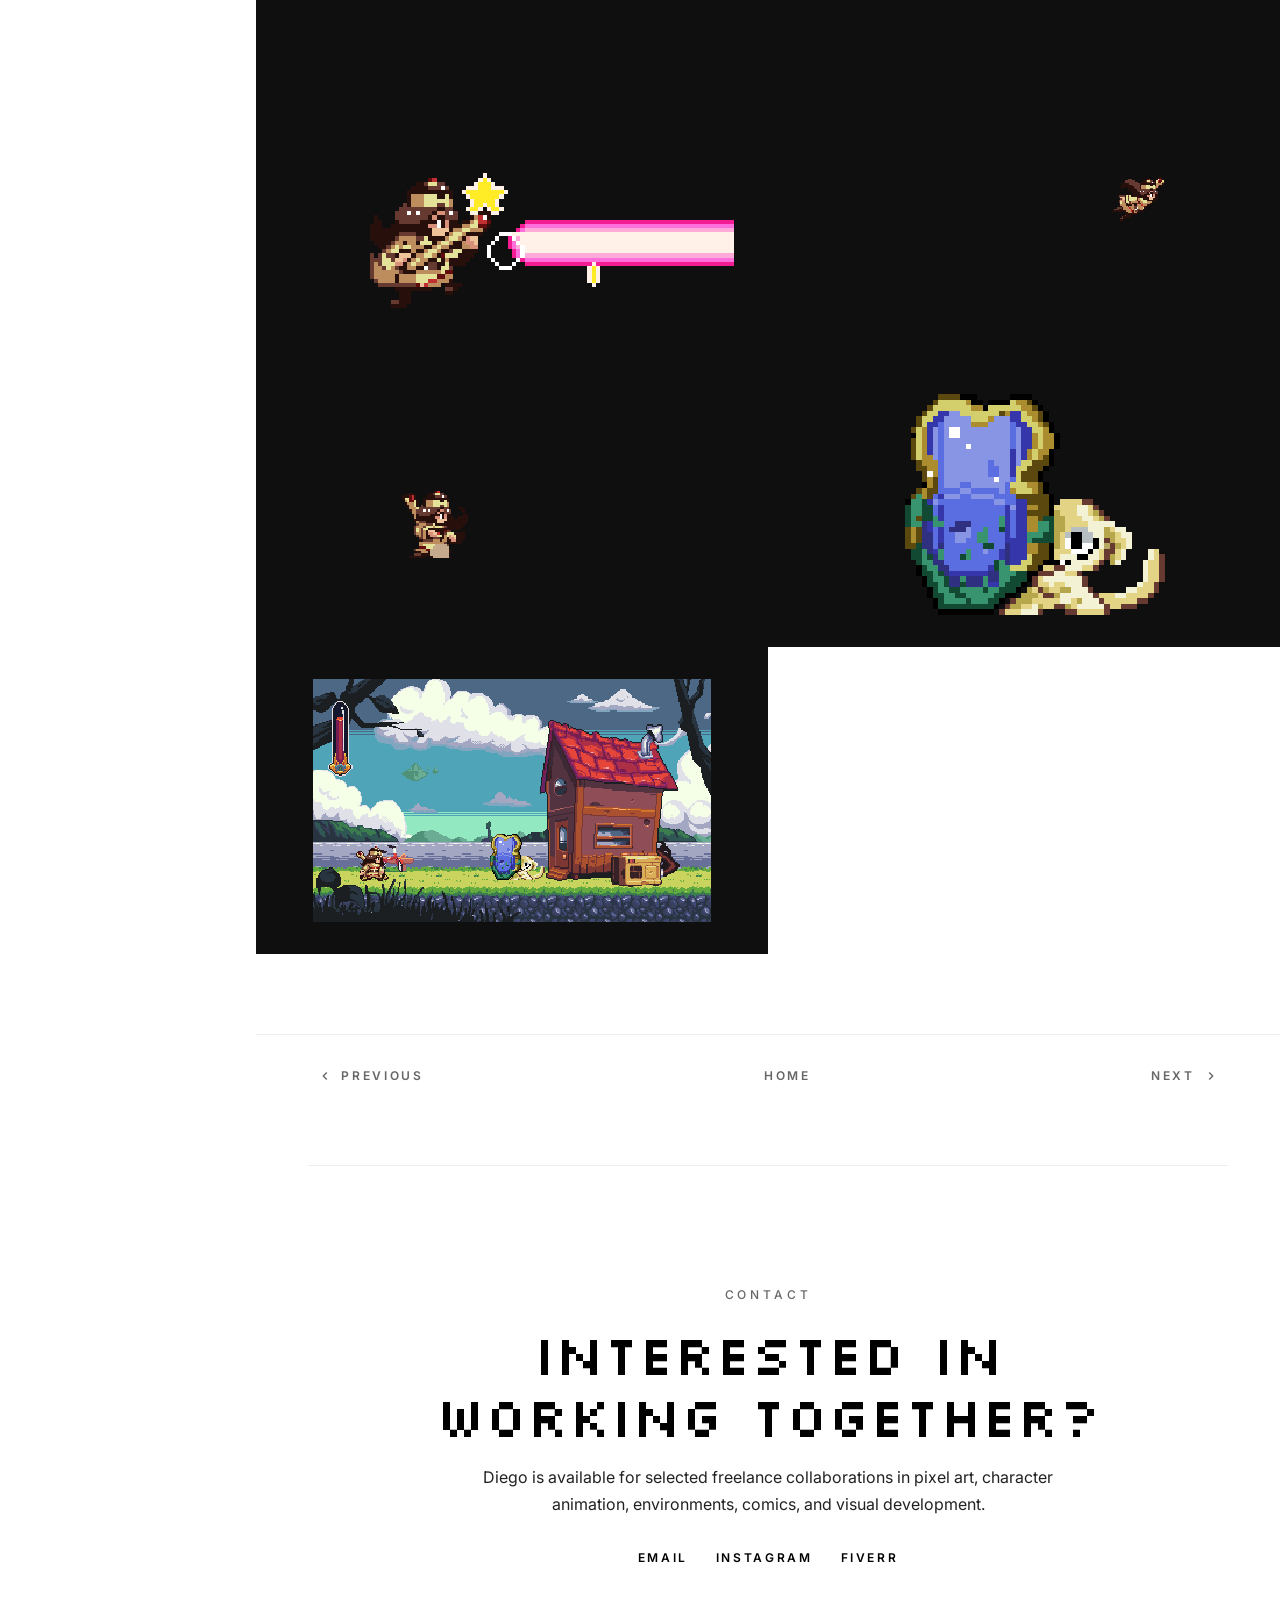
<file: minita-casita.html>
<!DOCTYPE html>
<html lang="en">
<head>
    <!-- Google Tag Manager -->
    <script>(function(w,d,s,l,i){w[l]=w[l]||[];w[l].push({'gtm.start':
    new Date().getTime(),event:'gtm.js'});var f=d.getElementsByTagName(s)[0],
    j=d.createElement(s),dl=l!='dataLayer'?'&l='+l:'';j.async=true;j.src=
    'https://www.googletagmanager.com/gtm.js?id='+i+dl;f.parentNode.insertBefore(j,f);
    })(window,document,'script','dataLayer','GTM-PWBMHZLG');</script>
    <!-- End Google Tag Manager -->
    <meta charset="UTF-8">
    <meta name="viewport" content="width=device-width, initial-scale=1.0">
    <title>Magical Side Scroller - Diego Rago</title>
    <meta name="description" content="Magical side scroller pixel art by Diego Rago, showing colorful character design, animation, combat poses, and stylized game-ready motion.">
    <link rel="preconnect" href="https://fonts.googleapis.com">
    <link rel="preconnect" href="https://fonts.gstatic.com" crossorigin>
    <link rel="preload" href="https://fonts.googleapis.com/css2?family=Silkscreen:wght@400&family=Inter:wght@400;500;600;700&display=swap" as="style">
    <link rel="stylesheet" href="https://fonts.googleapis.com/css2?family=Silkscreen:wght@400&family=Inter:wght@400;500;600;700&display=swap" media="print" onload="this.media='all'">
    <noscript><link rel="stylesheet" href="https://fonts.googleapis.com/css2?family=Silkscreen:wght@400&family=Inter:wght@400;500;600;700&display=swap"></noscript>
    <link rel="stylesheet" href="css/style.css">
    <script defer src="https://analytics.luisivanpayero.com/script.js" data-website-id="4ab97d2b-0796-42ae-8532-4f534dd4c416"></script>
</head>
<body>
    <!-- Google Tag Manager (noscript) -->
    <noscript><iframe src="https://www.googletagmanager.com/ns.html?id=GTM-PWBMHZLG"
    height="0" width="0" style="display:none;visibility:hidden"></iframe></noscript>
    <!-- End Google Tag Manager (noscript) -->
    <!-- Sidebar Navigation -->
    <aside class="sidebar">
        <div class="sidebar-content">
            <header class="site-header">
                <div class="logo-wrap" data-hover-hint="logo">
                    <div class="logo logo-text">
                        <a href="index.html" class="brand-link preserve-whitespace">Diego Rago</a>
                    </div>
                </div>
                <button type="button" class="hamburger-click-area js-hamburger" aria-label="Toggle menu" aria-expanded="false">
                    <span class="hamburger">
                        <i></i>
                        <i></i>
                        <i></i>
                    </span>
                </button>
            </header>

            <nav class="sidebar-nav" data-hover-hint="nav">
                <ul class="group">
                    <li class="gallery-title"><a href="index.html" class="sidebar-link active">WORK</a></li>
                </ul>
                <div class="page-title">
                    <a href="about.html" class="sidebar-link">ABOUT</a>
                </div>
                <div class="page-title">
                    <a href="#contact" class="sidebar-link">CONTACT</a>
                </div>
                <div class="social-links pf-nav-social" data-hover-hint="navSocialIcons">
                    <ul>
                        <li>
                            <a href="https://es.fiverr.com/diegorago138" target="_blank" rel="noopener" class="social-link" title="Fiverr">
                                <svg width="20" height="20" viewBox="0 0 24 24" fill="currentColor">
                                    <path d="M23.004 15.588a.995.995 0 1 0 .002-1.99.995.995 0 0 0-.002 1.99zm-.996-3.705h-.85c-.546 0-.84.41-.84 1.092v2.466h-1.61v-3.558h-.684c-.547 0-.84.41-.84 1.092v2.466h-1.61v-4.874h1.61v.74c.264-.574.626-.74 1.163-.74h1.972v.74c.264-.574.625-.74 1.162-.74h.527v1.316zm-6.786 1.501h-3.359c.088.546.43.858 1.006.858.43 0 .732-.175.83-.487l1.425.4c-.351.848-1.22 1.364-2.255 1.364-1.748 0-2.549-1.355-2.549-2.515 0-1.14.703-2.505 2.45-2.505 1.856 0 2.471 1.384 2.471 2.408 0 .224-.01.37-.02.477zm-1.562-.945c-.04-.42-.342-.81-.889-.81-.508 0-.81.225-.908.81h1.797zM7.508 15.44h1.416l1.767-4.874h-1.62l-.86 2.837-.878-2.837H5.72l1.787 4.874zm-6.6 0H2.51v-3.558h1.524v3.558h1.591v-4.874H2.51v-.302c0-.332.235-.536.606-.536h.918V8.412H2.85c-1.162 0-1.943.712-1.943 1.755v.4H0v1.316h.908v3.558z"/>
                                </svg>
                            </a>
                        </li>
                        <li>
                            <a href="https://www.instagram.com/diegoragoart/" target="_blank" rel="noopener" class="social-link" title="Instagram">
                                <svg width="20" height="20" viewBox="0 0 24 24" fill="currentColor">
                                    <path d="M12 2.163c3.204 0 3.584.012 4.85.07 3.252.148 4.771 1.691 4.919 4.919.058 1.265.069 1.645.069 4.849 0 3.205-.012 3.584-.069 4.849-.149 3.225-1.664 4.771-4.919 4.919-1.266.058-1.644.07-4.85.07-3.204 0-3.584-.012-4.849-.07-3.26-.149-4.771-1.699-4.919-4.92-.058-1.265-.07-1.644-.07-4.849 0-3.204.013-3.583.07-4.849.149-3.227 1.664-4.771 4.919-4.919 1.266-.057 1.645-.069 4.849-.069zm0-2.163c-3.259 0-3.667.014-4.947.072-4.358.2-6.78 2.618-6.98 6.98-.059 1.281-.073 1.689-.073 4.948 0 3.259.014 3.668.072 4.948.2 4.358 2.618 6.78 6.98 6.98 1.281.058 1.689.072 4.948.072 3.259 0 3.668-.014 4.948-.072 4.354-.2 6.782-2.618 6.979-6.98.059-1.28.073-1.689.073-4.948 0-3.259-.014-3.667-.072-4.947-.196-4.354-2.617-6.78-6.979-6.98-1.281-.059-1.69-.073-4.949-.073zm0 5.838c-3.403 0-6.162 2.759-6.162 6.162s2.759 6.163 6.162 6.163 6.162-2.759 6.162-6.163c0-3.403-2.759-6.162-6.162-6.162zm0 10.162c-2.209 0-4-1.79-4-4 0-2.209 1.791-4 4-4s4 1.791 4 4c0 2.21-1.791 4-4 4zm6.406-11.845c-.796 0-1.441.645-1.441 1.44s.645 1.44 1.441 1.44c.795 0 1.439-.645 1.439-1.44s-.644-1.44-1.439-1.44z"/>
                                </svg>
                            </a>
                        </li>
                        <li>
                            <a href="mailto:rago.avi@gmail.com" class="social-link" title="Email" aria-label="Email Diego Rago">
                                <svg width="20" height="20" viewBox="0 0 24 24" fill="currentColor">
                                    <path d="M12 12.713l-11.985-9.713h23.97l-11.985 9.713zm0 2.574l-12-9.725v15.438h24v-15.438l-12 9.725z"/>
                                </svg>
                            </a>
                        </li>
                    </ul>
                </div>
            </nav>
        </div>
    </aside>

    <!-- Main Content Area -->
    <main class="main-content">
        <div>

            <!-- Project Info -->
            <div class="project-info">
                <h1>Magical Side Scroller</h1>
                <p class="category">Character Design • Animation • Game Art</p>
                <p class="description">
                    A colorful action set centered on charm, speed, and readable special moves.
                    The project moves between house scenes, combat beats, and defensive poses while keeping the character's
                    personality visible in every frame.
                </p>
            </div>

            <!-- Hero Video -->
            <div class="project-hero">
                <video controls autoplay loop muted playsinline preload="metadata" poster="assets/minita-casita/comp-1-4-poster.webp" width="1280" height="720">
                    <source src="assets/minita-casita/comp-1-4.webm" type="video/webm">
                    <source src="assets/minita-casita/comp-1-4-optimized.mp4" type="video/mp4">
                    Your browser does not support the video tag.
                </video>
            </div>

            <!-- Gallery Grid -->
            <div class="gallery-grid">
                <!-- Environment -->
                <button type="button" class="gallery-item" data-lightbox-src="assets/minita-casita/casa.gif" data-lightbox-type="image" data-lightbox-alt="House Environment">
                    <img src="assets/minita-casita/casa.gif" alt="House Environment" loading="lazy" decoding="async">
                    <span class="gallery-item-caption">House Scene</span>
                </button>

                <!-- Character Animations -->
                <button type="button" class="gallery-item" data-lightbox-src="assets/minita-casita/sol idle C.gif" data-lightbox-type="image" data-lightbox-alt="Character Idle">
                    <img src="assets/minita-casita/sol idle C.gif" alt="Character Idle" loading="lazy" decoding="async">
                    <span class="gallery-item-caption">Idle</span>
                </button>

                <button type="button" class="gallery-item" data-lightbox-src="assets/minita-casita/sol running C.gif" data-lightbox-type="image" data-lightbox-alt="Running Animation">
                    <img src="assets/minita-casita/sol running C.gif" alt="Running Animation" loading="lazy" decoding="async">
                    <span class="gallery-item-caption">Run Cycle</span>
                </button>

                <!-- Combat -->
                <button type="button" class="gallery-item" data-lightbox-src="assets/minita-casita/3 hit combo.gif" data-lightbox-type="image" data-lightbox-alt="3 Hit Combo">
                    <img src="assets/minita-casita/3 hit combo.gif" alt="3 Hit Combo" loading="lazy" decoding="async">
                    <span class="gallery-item-caption">3 Hit Combo</span>
                </button>

                <button type="button" class="gallery-item" data-lightbox-src="assets/minita-casita/beamB.gif" data-lightbox-type="image" data-lightbox-alt="Beam Attack">
                    <img src="assets/minita-casita/beamB.gif" alt="Beam Attack" loading="lazy" decoding="async">
                    <span class="gallery-item-caption">Beam Attack</span>
                </button>

                <!-- Movement -->
                <button type="button" class="gallery-item" data-lightbox-src="assets/minita-casita/dash loopB.gif" data-lightbox-type="image" data-lightbox-alt="Dash Loop">
                    <img src="assets/minita-casita/dash loopB.gif" alt="Dash Loop" loading="lazy" decoding="async">
                    <span class="gallery-item-caption">Dash</span>
                </button>

                <button type="button" class="gallery-item" data-lightbox-src="assets/minita-casita/flip back.gif" data-lightbox-type="image" data-lightbox-alt="Flip Back">
                    <img src="assets/minita-casita/flip back.gif" alt="Flip Back" loading="lazy" decoding="async">
                    <span class="gallery-item-caption">Back Flip</span>
                </button>

                <!-- Defensive -->
                <button type="button" class="gallery-item" data-lightbox-src="assets/minita-casita/escudo idleB.gif" data-lightbox-type="image" data-lightbox-alt="Shield Idle">
                    <img src="assets/minita-casita/escudo idleB.gif" alt="Shield Idle" loading="lazy" decoding="async">
                    <span class="gallery-item-caption">Shield Idle</span>
                </button>

                <button type="button" class="gallery-item" data-lightbox-src="assets/minita-casita/compo tranca.gif" data-lightbox-type="image" data-lightbox-alt="Defensive Stance">
                    <img src="assets/minita-casita/compo tranca.gif" alt="Defensive Stance" loading="lazy" decoding="async">
                    <span class="gallery-item-caption">Guard Pose</span>
                </button>
            </div>

            <!-- Project Navigation -->
            <div class="project-nav">
                <a href="mondongo.html" class="project-nav-link">
                    <svg width="16" height="16" viewBox="0 0 24 24" fill="currentColor"><path d="M15.41 7.41L14 6l-6 6 6 6 1.41-1.41L10.83 12z"/></svg>
                    Previous
                </a>
                <a href="index.html" class="project-nav-link">Home</a>
                <a href="fighting.html" class="project-nav-link">
                    Next
                    <svg width="16" height="16" viewBox="0 0 24 24" fill="currentColor"><path d="M8.59 16.59L10 18l6-6-6-6-1.41 1.41L13.17 12z"/></svg>
                </a>
            </div>

            <section class="contact-section" id="contact">
                <p class="contact-eyebrow">Contact</p>
                <h2>Interested in working together?</h2>
                <p class="contact-copy">
                    Diego is available for selected freelance collaborations in pixel art, character animation, environments, comics, and visual development.
                </p>
                <div class="contact-links">
                    <a href="mailto:rago.avi@gmail.com" class="contact-link">Email</a>
                    <a href="https://www.instagram.com/diegoragoart/" target="_blank" rel="noopener" class="contact-link">Instagram</a>
                    <a href="https://es.fiverr.com/diegorago138" target="_blank" rel="noopener" class="contact-link">Fiverr</a>
                </div>
            </section>

        </div>
    </main>

    <script src="js/main.js"></script>
    <script defer src="js/analytics-events.js"></script>
</body>
</html>
</file>
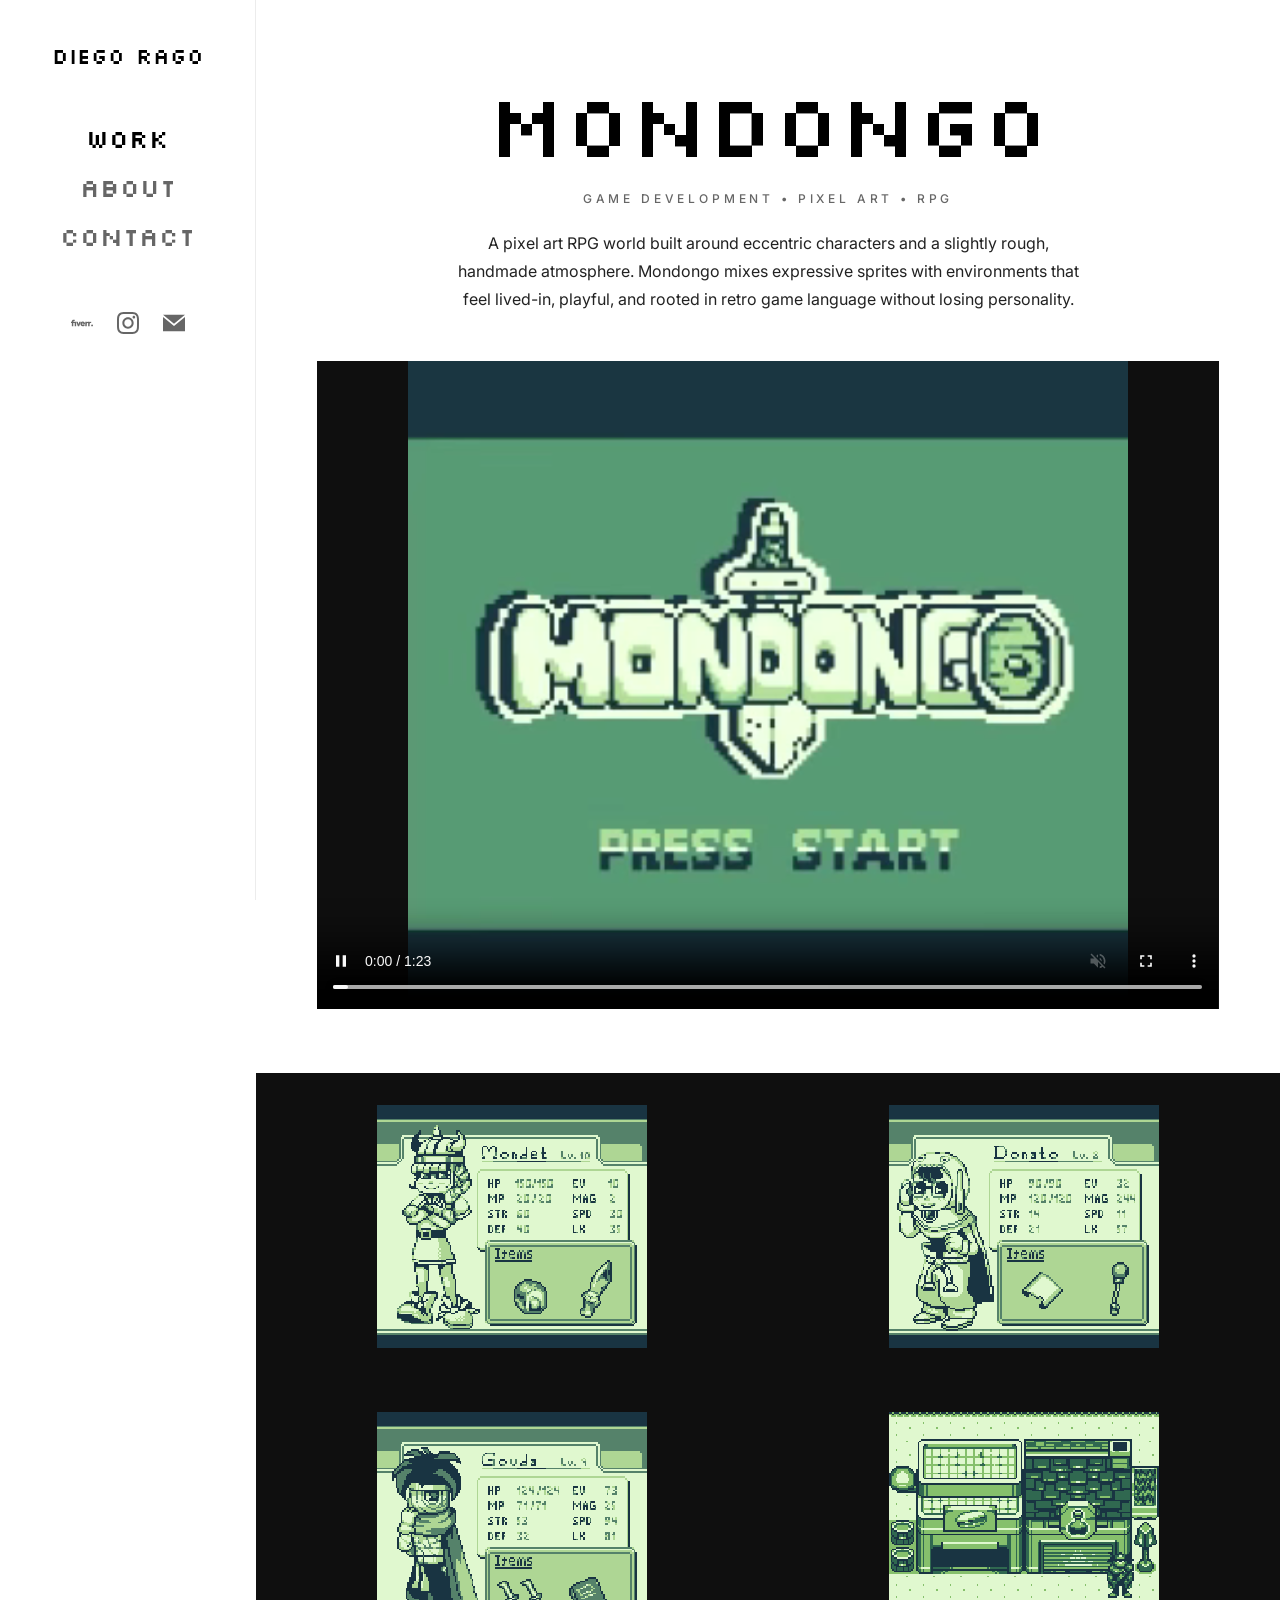
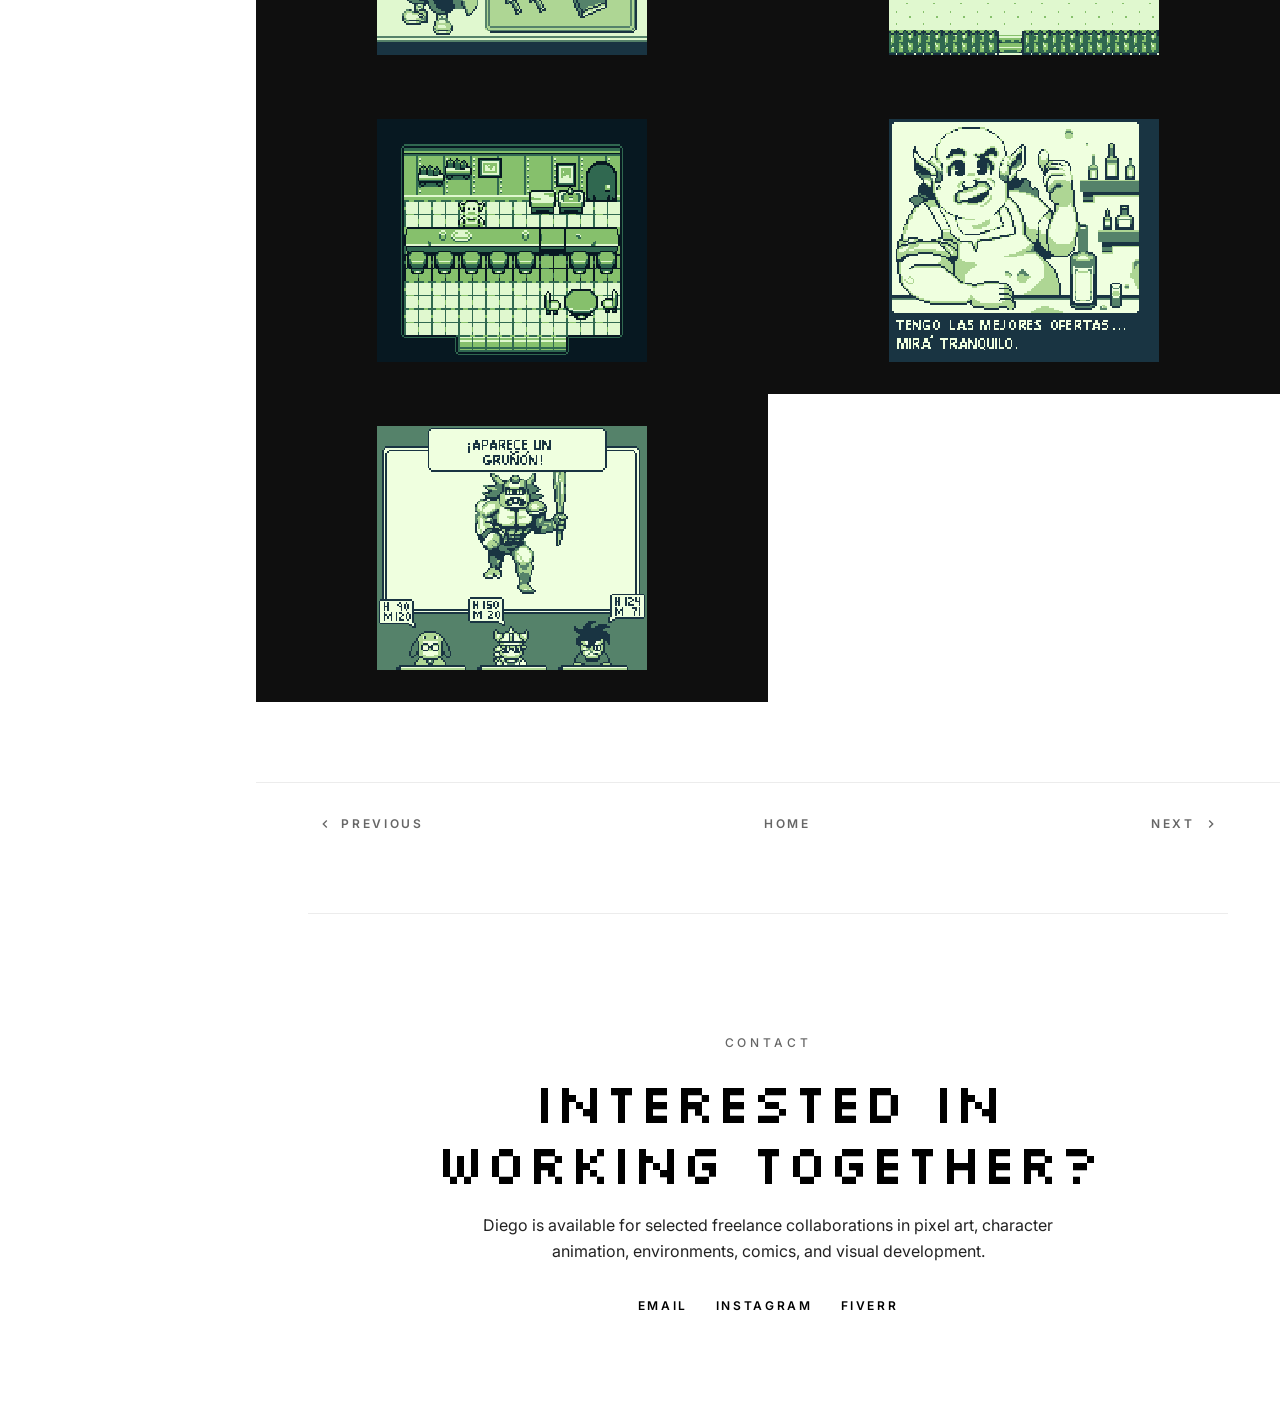
<file: mondongo.html>
<!DOCTYPE html>
<html lang="en">
<head>
    <!-- Google Tag Manager -->
    <script>(function(w,d,s,l,i){w[l]=w[l]||[];w[l].push({'gtm.start':
    new Date().getTime(),event:'gtm.js'});var f=d.getElementsByTagName(s)[0],
    j=d.createElement(s),dl=l!='dataLayer'?'&l='+l:'';j.async=true;j.src=
    'https://www.googletagmanager.com/gtm.js?id='+i+dl;f.parentNode.insertBefore(j,f);
    })(window,document,'script','dataLayer','GTM-PWBMHZLG');</script>
    <!-- End Google Tag Manager -->
    <meta charset="UTF-8">
    <meta name="viewport" content="width=device-width, initial-scale=1.0">
    <title>Mondongo - Diego Rago</title>
    <meta name="description" content="Mondongo pixel art by Diego Rago, featuring expressive RPG sprites, handmade environments, characters, and retro game atmosphere.">
    <link rel="preconnect" href="https://fonts.googleapis.com">
    <link rel="preconnect" href="https://fonts.gstatic.com" crossorigin>
    <link rel="preload" href="https://fonts.googleapis.com/css2?family=Silkscreen:wght@400&family=Inter:wght@400;500;600;700&display=swap" as="style">
    <link rel="stylesheet" href="https://fonts.googleapis.com/css2?family=Silkscreen:wght@400&family=Inter:wght@400;500;600;700&display=swap" media="print" onload="this.media='all'">
    <noscript><link rel="stylesheet" href="https://fonts.googleapis.com/css2?family=Silkscreen:wght@400&family=Inter:wght@400;500;600;700&display=swap"></noscript>
    <link rel="stylesheet" href="css/style.css">
    <script defer src="https://analytics.luisivanpayero.com/script.js" data-website-id="4ab97d2b-0796-42ae-8532-4f534dd4c416"></script>
</head>
<body>
    <!-- Google Tag Manager (noscript) -->
    <noscript><iframe src="https://www.googletagmanager.com/ns.html?id=GTM-PWBMHZLG"
    height="0" width="0" style="display:none;visibility:hidden"></iframe></noscript>
    <!-- End Google Tag Manager (noscript) -->
    <!-- Sidebar Navigation -->
    <aside class="sidebar">
        <div class="sidebar-content">
            <header class="site-header">
                <div class="logo-wrap" data-hover-hint="logo">
                    <div class="logo logo-text">
                        <a href="index.html" class="brand-link preserve-whitespace">Diego Rago</a>
                    </div>
                </div>
                <button type="button" class="hamburger-click-area js-hamburger" aria-label="Toggle menu" aria-expanded="false">
                    <span class="hamburger">
                        <i></i>
                        <i></i>
                        <i></i>
                    </span>
                </button>
            </header>

            <nav class="sidebar-nav" data-hover-hint="nav">
                <ul class="group">
                    <li class="gallery-title"><a href="index.html" class="sidebar-link active">WORK</a></li>
                </ul>
                <div class="page-title">
                    <a href="about.html" class="sidebar-link">ABOUT</a>
                </div>
                <div class="page-title">
                    <a href="#contact" class="sidebar-link">CONTACT</a>
                </div>
                <div class="social-links pf-nav-social" data-hover-hint="navSocialIcons">
                    <ul>
                        <li>
                            <a href="https://es.fiverr.com/diegorago138" target="_blank" rel="noopener" class="social-link" title="Fiverr">
                                <svg width="20" height="20" viewBox="0 0 24 24" fill="currentColor">
                                    <path d="M23.004 15.588a.995.995 0 1 0 .002-1.99.995.995 0 0 0-.002 1.99zm-.996-3.705h-.85c-.546 0-.84.41-.84 1.092v2.466h-1.61v-3.558h-.684c-.547 0-.84.41-.84 1.092v2.466h-1.61v-4.874h1.61v.74c.264-.574.626-.74 1.163-.74h1.972v.74c.264-.574.625-.74 1.162-.74h.527v1.316zm-6.786 1.501h-3.359c.088.546.43.858 1.006.858.43 0 .732-.175.83-.487l1.425.4c-.351.848-1.22 1.364-2.255 1.364-1.748 0-2.549-1.355-2.549-2.515 0-1.14.703-2.505 2.45-2.505 1.856 0 2.471 1.384 2.471 2.408 0 .224-.01.37-.02.477zm-1.562-.945c-.04-.42-.342-.81-.889-.81-.508 0-.81.225-.908.81h1.797zM7.508 15.44h1.416l1.767-4.874h-1.62l-.86 2.837-.878-2.837H5.72l1.787 4.874zm-6.6 0H2.51v-3.558h1.524v3.558h1.591v-4.874H2.51v-.302c0-.332.235-.536.606-.536h.918V8.412H2.85c-1.162 0-1.943.712-1.943 1.755v.4H0v1.316h.908v3.558z"/>
                                </svg>
                            </a>
                        </li>
                        <li>
                            <a href="https://www.instagram.com/diegoragoart/" target="_blank" rel="noopener" class="social-link" title="Instagram">
                                <svg width="20" height="20" viewBox="0 0 24 24" fill="currentColor">
                                    <path d="M12 2.163c3.204 0 3.584.012 4.85.07 3.252.148 4.771 1.691 4.919 4.919.058 1.265.069 1.645.069 4.849 0 3.205-.012 3.584-.069 4.849-.149 3.225-1.664 4.771-4.919 4.919-1.266.058-1.644.07-4.85.07-3.204 0-3.584-.012-4.849-.07-3.26-.149-4.771-1.699-4.919-4.92-.058-1.265-.07-1.644-.07-4.849 0-3.204.013-3.583.07-4.849.149-3.227 1.664-4.771 4.919-4.919 1.266-.057 1.645-.069 4.849-.069zm0-2.163c-3.259 0-3.667.014-4.947.072-4.358.2-6.78 2.618-6.98 6.98-.059 1.281-.073 1.689-.073 4.948 0 3.259.014 3.668.072 4.948.2 4.358 2.618 6.78 6.98 6.98 1.281.058 1.689.072 4.948.072 3.259 0 3.668-.014 4.948-.072 4.354-.2 6.782-2.618 6.979-6.98.059-1.28.073-1.689.073-4.948 0-3.259-.014-3.667-.072-4.947-.196-4.354-2.617-6.78-6.979-6.98-1.281-.059-1.69-.073-4.949-.073zm0 5.838c-3.403 0-6.162 2.759-6.162 6.162s2.759 6.163 6.162 6.163 6.162-2.759 6.162-6.163c0-3.403-2.759-6.162-6.162-6.162zm0 10.162c-2.209 0-4-1.79-4-4 0-2.209 1.791-4 4-4s4 1.791 4 4c0 2.21-1.791 4-4 4zm6.406-11.845c-.796 0-1.441.645-1.441 1.44s.645 1.44 1.441 1.44c.795 0 1.439-.645 1.439-1.44s-.644-1.44-1.439-1.44z"/>
                                </svg>
                            </a>
                        </li>
                        <li>
                            <a href="mailto:rago.avi@gmail.com" class="social-link" title="Email" aria-label="Email Diego Rago">
                                <svg width="20" height="20" viewBox="0 0 24 24" fill="currentColor">
                                    <path d="M12 12.713l-11.985-9.713h23.97l-11.985 9.713zm0 2.574l-12-9.725v15.438h24v-15.438l-12 9.725z"/>
                                </svg>
                            </a>
                        </li>
                    </ul>
                </div>
            </nav>
        </div>
    </aside>

    <!-- Main Content Area -->
    <main class="main-content">
        <div>

            <!-- Project Info -->
            <div class="project-info">
                <h1>Mondongo</h1>
                <p class="category">Game Development • Pixel Art • RPG</p>
                <p class="description">
                    A pixel art RPG world built around eccentric characters and a slightly rough, handmade atmosphere.
                    Mondongo mixes expressive sprites with environments that feel lived-in, playful, and rooted in retro
                    game language without losing personality.
                </p>
            </div>

            <!-- Hero Video -->
            <div class="project-hero">
                <video controls autoplay loop muted playsinline preload="metadata" poster="assets/mondongo/trailerazo-poster.webp" width="320" height="288">
                    <source src="assets/mondongo/trailerazo.webm" type="video/webm">
                    <source src="assets/mondongo/trailerazo-optimized.mp4" type="video/mp4">
                    Your browser does not support the video tag.
                </video>
            </div>

            <!-- Gallery Grid -->
            <div class="gallery-grid">
                <!-- Characters -->
                <button type="button" class="gallery-item" data-lightbox-src="assets/mondongo/MONDET.gif" data-lightbox-type="image" data-lightbox-alt="Mondet Character">
                    <img src="assets/mondongo/MONDET.gif" alt="Mondet Character" loading="lazy" decoding="async">
                    <span class="gallery-item-caption">Mondet</span>
                </button>

                <button type="button" class="gallery-item" data-lightbox-src="assets/mondongo/DONATO.gif" data-lightbox-type="image" data-lightbox-alt="Donato Character">
                    <img src="assets/mondongo/DONATO.gif" alt="Donato Character" loading="lazy" decoding="async">
                    <span class="gallery-item-caption">Donato</span>
                </button>

                <button type="button" class="gallery-item" data-lightbox-src="assets/mondongo/GOUDA.gif" data-lightbox-type="image" data-lightbox-alt="Gouda Character">
                    <img src="assets/mondongo/GOUDA.gif" alt="Gouda Character" loading="lazy" decoding="async">
                    <span class="gallery-item-caption">Gouda</span>
                </button>

                <!-- Backgrounds -->
                <button type="button" class="gallery-item" data-lightbox-src="assets/mondongo/bg6.png" data-lightbox-type="image" data-lightbox-alt="Background Environment">
                    <img src="assets/mondongo/bg6.png" alt="Background Environment" loading="lazy" decoding="async">
                    <span class="gallery-item-caption">Street Scene</span>
                </button>

                <button type="button" class="gallery-item" data-lightbox-src="assets/mondongo/bar.png" data-lightbox-type="image" data-lightbox-alt="Bar Background">
                    <img src="assets/mondongo/bar.png" alt="Bar Background" loading="lazy" decoding="async">
                    <span class="gallery-item-caption">Bar Interior</span>
                </button>

                <button type="button" class="gallery-item" data-lightbox-src="assets/mondongo/bar compras12.png" data-lightbox-type="image" data-lightbox-alt="Shop Background">
                    <img src="assets/mondongo/bar compras12.png" alt="Shop Background" loading="lazy" decoding="async">
                    <span class="gallery-item-caption">Shop Interior</span>
                </button>

                <button type="button" class="gallery-item" data-lightbox-src="assets/mondongo/battle16.png" data-lightbox-type="image" data-lightbox-alt="Battle Scene">
                    <img src="assets/mondongo/battle16.png" alt="Battle Scene" loading="lazy" decoding="async">
                    <span class="gallery-item-caption">Battle Scene</span>
                </button>
            </div>

            <!-- Project Navigation -->
            <div class="project-nav">
                <a href="survival-horror.html" class="project-nav-link">
                    <svg width="16" height="16" viewBox="0 0 24 24" fill="currentColor"><path d="M15.41 7.41L14 6l-6 6 6 6 1.41-1.41L10.83 12z"/></svg>
                    Previous
                </a>
                <a href="index.html" class="project-nav-link">Home</a>
                <a href="minita-casita.html" class="project-nav-link">
                    Next
                    <svg width="16" height="16" viewBox="0 0 24 24" fill="currentColor"><path d="M8.59 16.59L10 18l6-6-6-6-1.41 1.41L13.17 12z"/></svg>
                </a>
            </div>

            <section class="contact-section" id="contact">
                <p class="contact-eyebrow">Contact</p>
                <h2>Interested in working together?</h2>
                <p class="contact-copy">
                    Diego is available for selected freelance collaborations in pixel art, character animation, environments, comics, and visual development.
                </p>
                <div class="contact-links">
                    <a href="mailto:rago.avi@gmail.com" class="contact-link">Email</a>
                    <a href="https://www.instagram.com/diegoragoart/" target="_blank" rel="noopener" class="contact-link">Instagram</a>
                    <a href="https://es.fiverr.com/diegorago138" target="_blank" rel="noopener" class="contact-link">Fiverr</a>
                </div>
            </section>

        </div>
    </main>

    <script src="js/main.js"></script>
    <script defer src="js/analytics-events.js"></script>
</body>
</html>
</file>
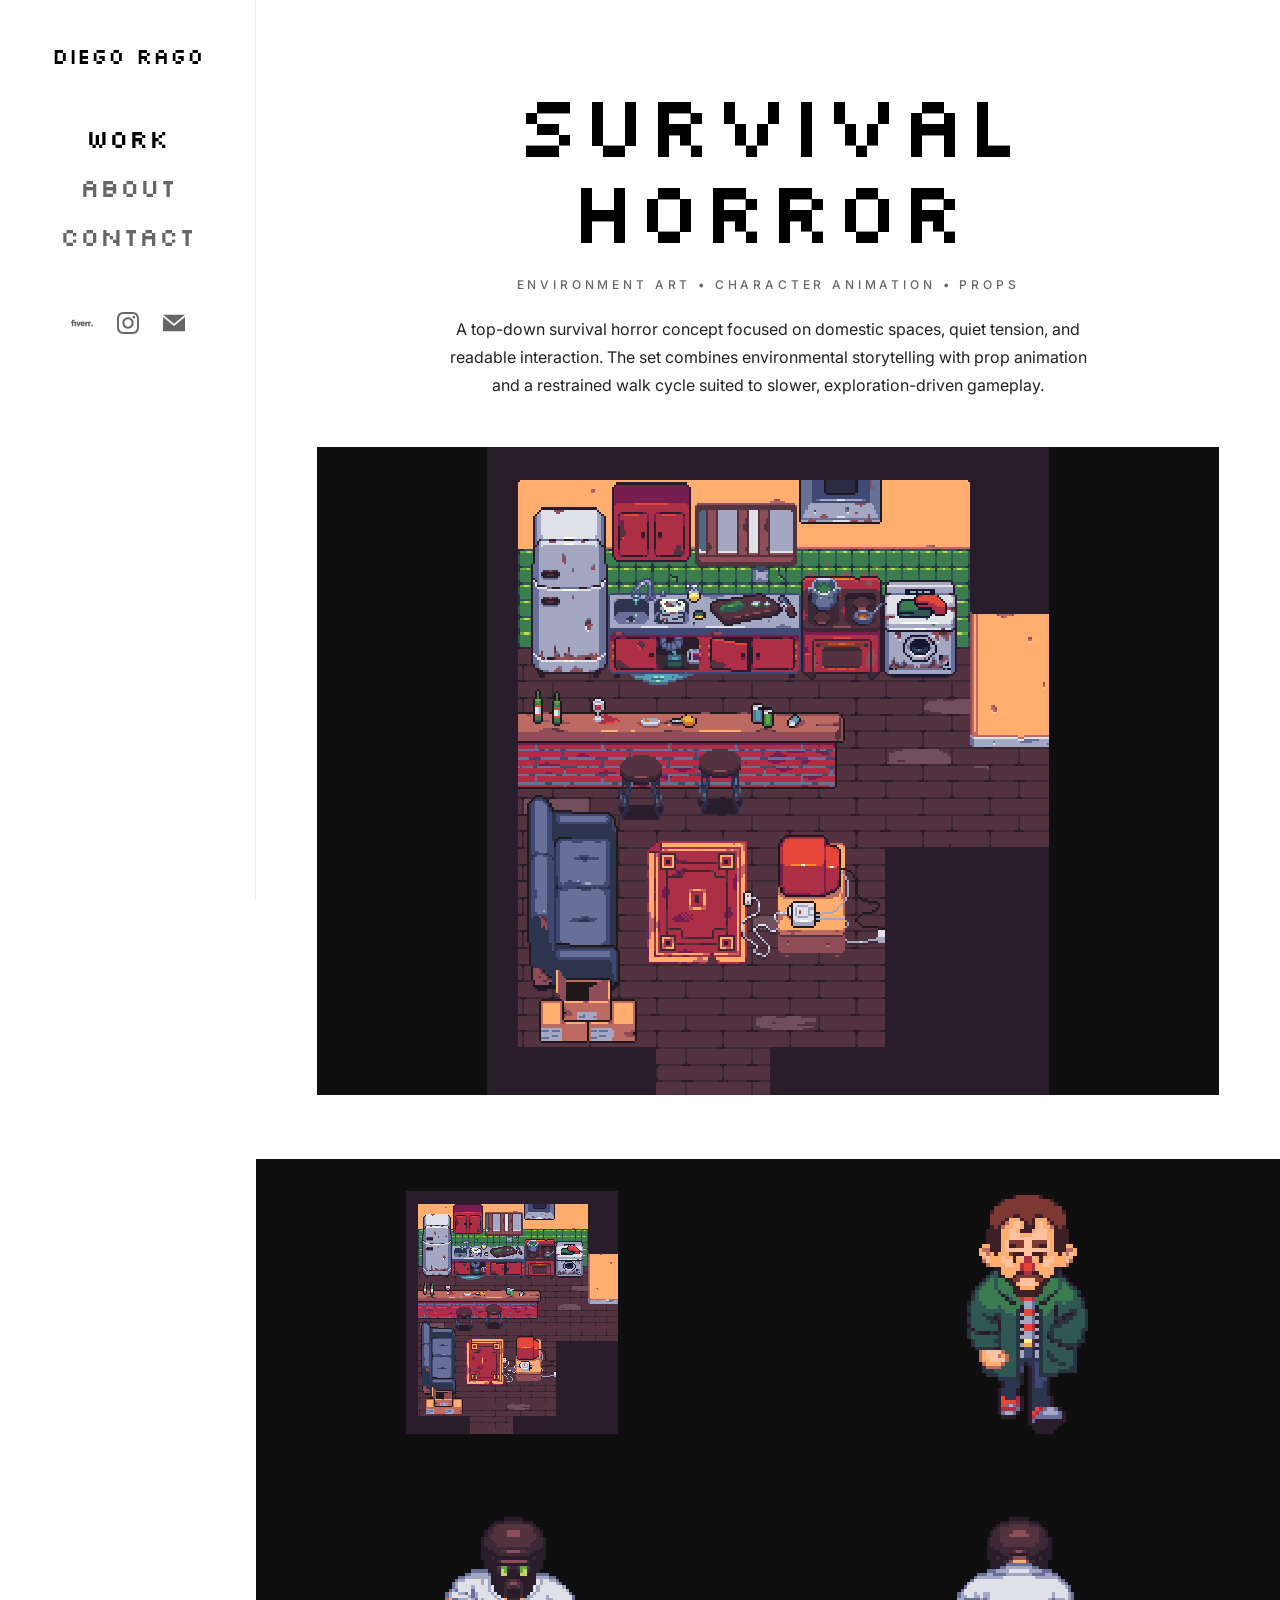
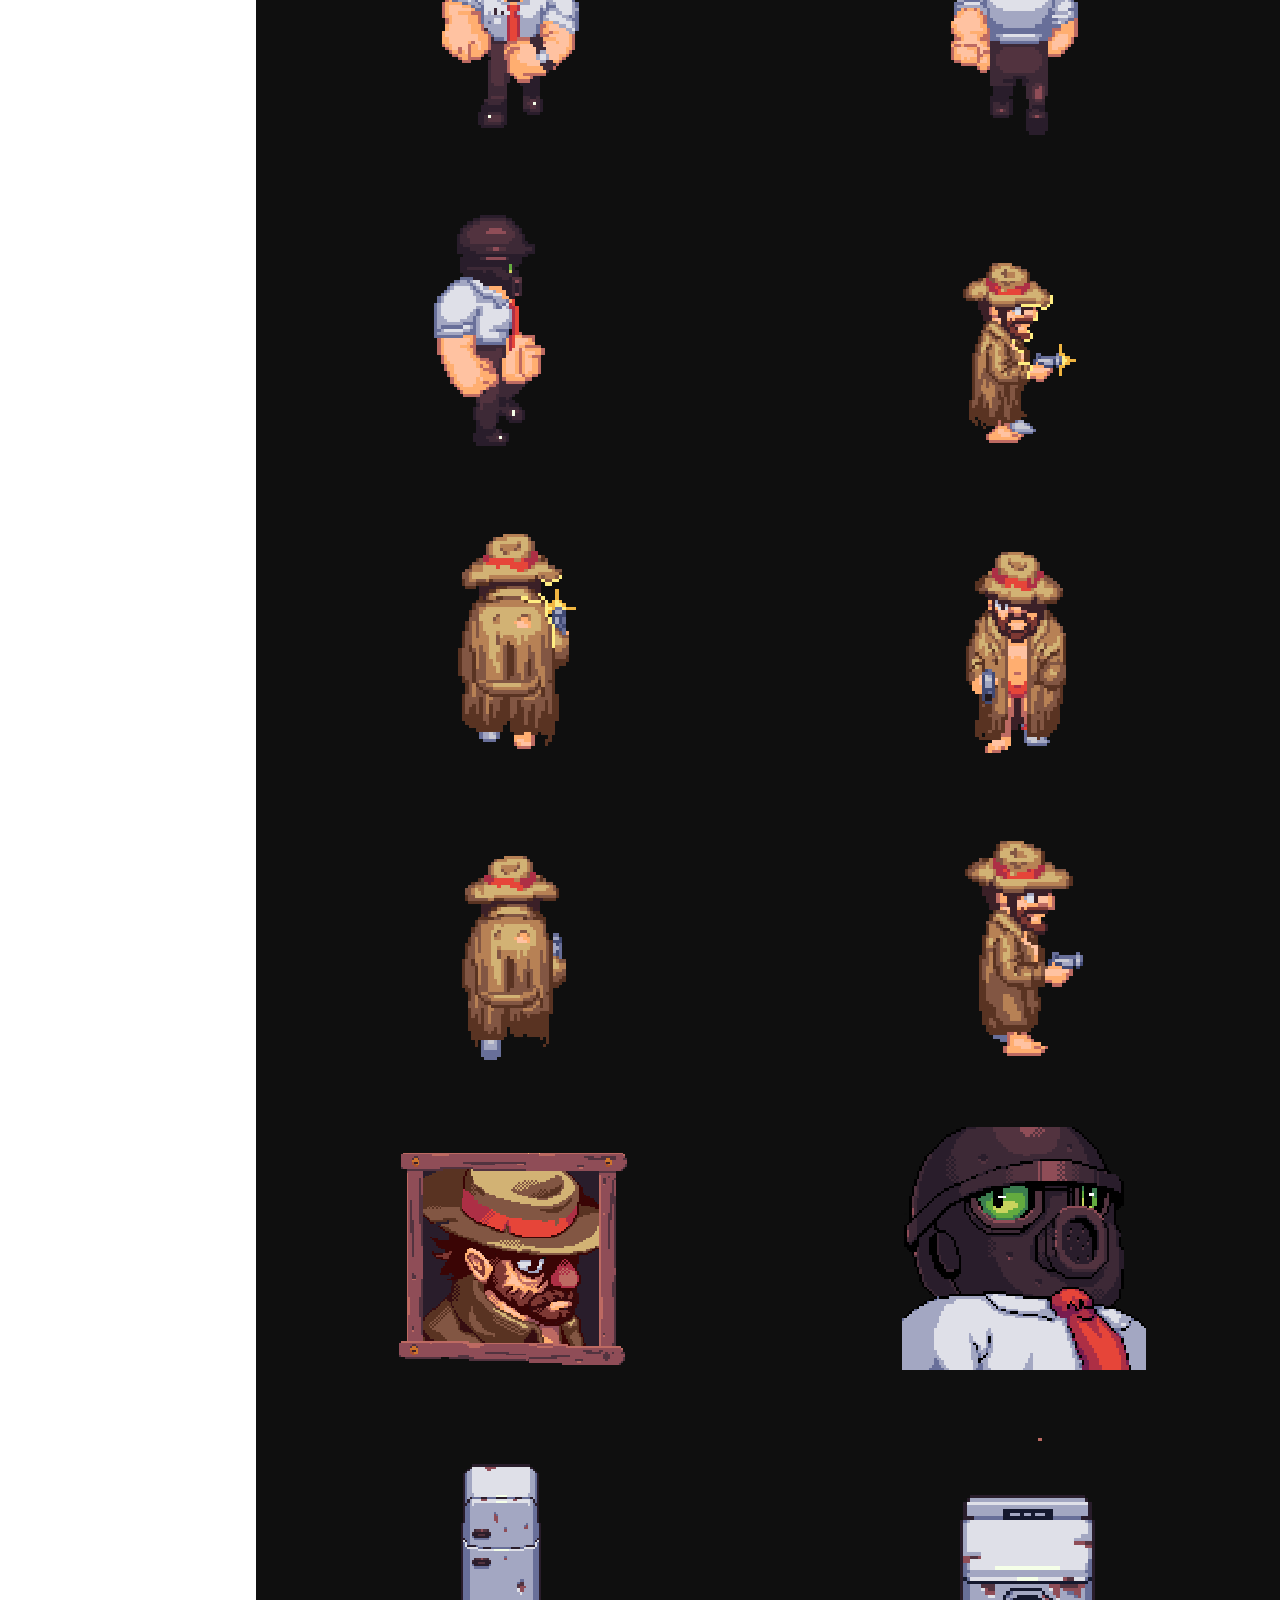
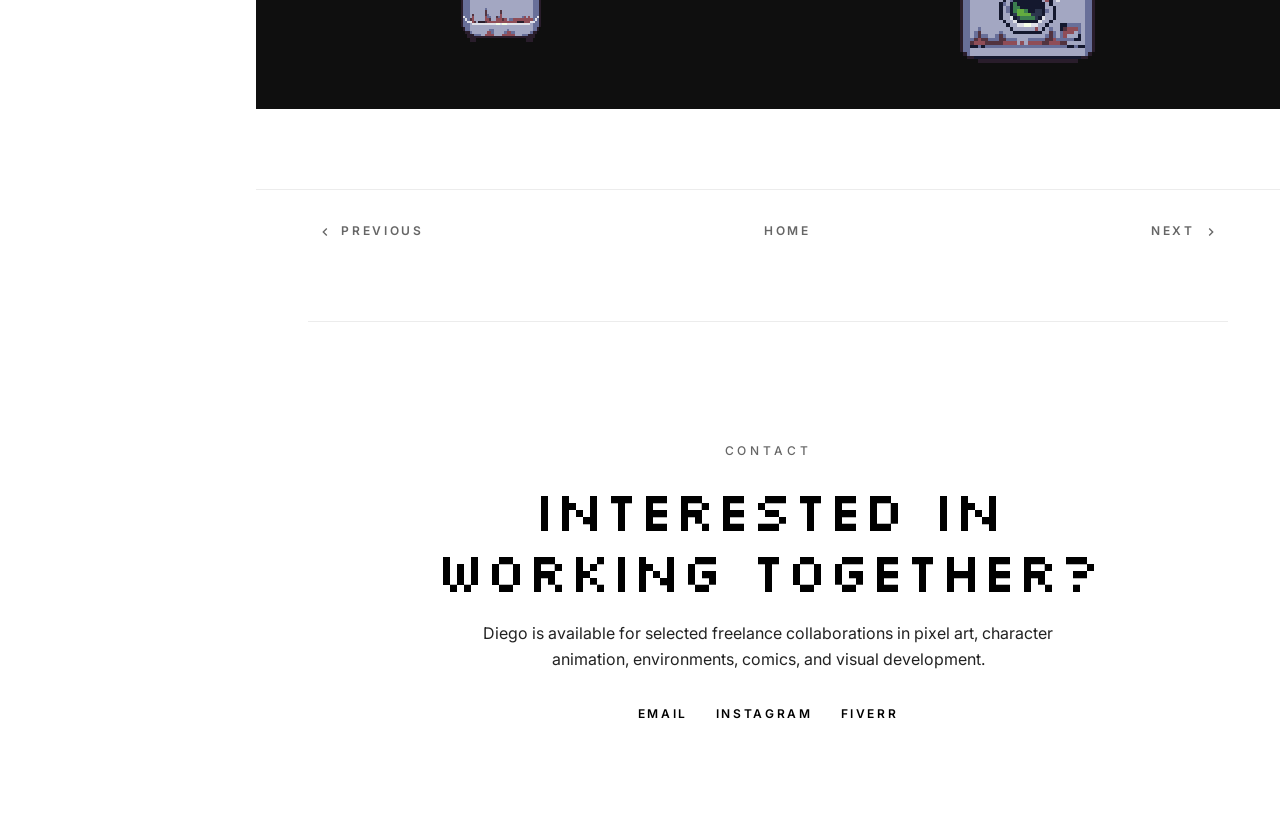
<file: survival-horror.html>
<!DOCTYPE html>
<html lang="en">
<head>
    <!-- Google Tag Manager -->
    <script>(function(w,d,s,l,i){w[l]=w[l]||[];w[l].push({'gtm.start':
    new Date().getTime(),event:'gtm.js'});var f=d.getElementsByTagName(s)[0],
    j=d.createElement(s),dl=l!='dataLayer'?'&l='+l:'';j.async=true;j.src=
    'https://www.googletagmanager.com/gtm.js?id='+i+dl;f.parentNode.insertBefore(j,f);
    })(window,document,'script','dataLayer','GTM-PWBMHZLG');</script>
    <!-- End Google Tag Manager -->
    <meta charset="UTF-8">
    <meta name="viewport" content="width=device-width, initial-scale=1.0">
    <title>Survival Horror - Diego Rago</title>
    <meta name="description" content="Survival horror pixel art by Diego Rago, featuring top-down environments, prop animation, character movement, and atmospheric game art.">
    <link rel="preconnect" href="https://fonts.googleapis.com">
    <link rel="preconnect" href="https://fonts.gstatic.com" crossorigin>
    <link rel="preload" href="https://fonts.googleapis.com/css2?family=Silkscreen:wght@400&family=Inter:wght@400;500;600;700&display=swap" as="style">
    <link rel="stylesheet" href="https://fonts.googleapis.com/css2?family=Silkscreen:wght@400&family=Inter:wght@400;500;600;700&display=swap" media="print" onload="this.media='all'">
    <noscript><link rel="stylesheet" href="https://fonts.googleapis.com/css2?family=Silkscreen:wght@400&family=Inter:wght@400;500;600;700&display=swap"></noscript>
    <link rel="stylesheet" href="css/style.css">
    <script defer src="https://analytics.luisivanpayero.com/script.js" data-website-id="4ab97d2b-0796-42ae-8532-4f534dd4c416"></script>
</head>
<body>
    <!-- Google Tag Manager (noscript) -->
    <noscript><iframe src="https://www.googletagmanager.com/ns.html?id=GTM-PWBMHZLG"
    height="0" width="0" style="display:none;visibility:hidden"></iframe></noscript>
    <!-- End Google Tag Manager (noscript) -->
    <aside class="sidebar">
        <div class="sidebar-content">
            <header class="site-header">
                <div class="logo-wrap" data-hover-hint="logo">
                    <div class="logo logo-text">
                        <a href="index.html" class="brand-link preserve-whitespace">Diego Rago</a>
                    </div>
                </div>
                <button type="button" class="hamburger-click-area js-hamburger" aria-label="Toggle menu" aria-expanded="false">
                    <span class="hamburger">
                        <i></i>
                        <i></i>
                        <i></i>
                    </span>
                </button>
            </header>

            <nav class="sidebar-nav" data-hover-hint="nav">
                <ul class="group">
                    <li class="gallery-title"><a href="index.html" class="sidebar-link active">WORK</a></li>
                </ul>
                <div class="page-title">
                    <a href="about.html" class="sidebar-link">ABOUT</a>
                </div>
                <div class="page-title">
                    <a href="#contact" class="sidebar-link">CONTACT</a>
                </div>
                <div class="social-links pf-nav-social" data-hover-hint="navSocialIcons">
                    <ul>
                        <li>
                            <a href="https://es.fiverr.com/diegorago138" target="_blank" rel="noopener" class="social-link" title="Fiverr">
                                <svg width="20" height="20" viewBox="0 0 24 24" fill="currentColor">
                                    <path d="M23.004 15.588a.995.995 0 1 0 .002-1.99.995.995 0 0 0-.002 1.99zm-.996-3.705h-.85c-.546 0-.84.41-.84 1.092v2.466h-1.61v-3.558h-.684c-.547 0-.84.41-.84 1.092v2.466h-1.61v-4.874h1.61v.74c.264-.574.626-.74 1.163-.74h1.972v.74c.264-.574.625-.74 1.162-.74h.527v1.316zm-6.786 1.501h-3.359c.088.546.43.858 1.006.858.43 0 .732-.175.83-.487l1.425.4c-.351.848-1.22 1.364-2.255 1.364-1.748 0-2.549-1.355-2.549-2.515 0-1.14.703-2.505 2.45-2.505 1.856 0 2.471 1.384 2.471 2.408 0 .224-.01.37-.02.477zm-1.562-.945c-.04-.42-.342-.81-.889-.81-.508 0-.81.225-.908.81h1.797zM7.508 15.44h1.416l1.767-4.874h-1.62l-.86 2.837-.878-2.837H5.72l1.787 4.874zm-6.6 0H2.51v-3.558h1.524v3.558h1.591v-4.874H2.51v-.302c0-.332.235-.536.606-.536h.918V8.412H2.85c-1.162 0-1.943.712-1.943 1.755v.4H0v1.316h.908v3.558z"/>
                                </svg>
                            </a>
                        </li>
                        <li>
                            <a href="https://www.instagram.com/diegoragoart/" target="_blank" rel="noopener" class="social-link" title="Instagram">
                                <svg width="20" height="20" viewBox="0 0 24 24" fill="currentColor">
                                    <path d="M12 2.163c3.204 0 3.584.012 4.85.07 3.252.148 4.771 1.691 4.919 4.919.058 1.265.069 1.645.069 4.849 0 3.205-.012 3.584-.069 4.849-.149 3.225-1.664 4.771-4.919 4.919-1.266.058-1.644.07-4.85.07-3.204 0-3.584-.012-4.849-.07-3.26-.149-4.771-1.699-4.919-4.92-.058-1.265-.07-1.644-.07-4.849 0-3.204.013-3.583.07-4.849.149-3.227 1.664-4.771 4.919-4.919 1.266-.057 1.645-.069 4.849-.069zm0-2.163c-3.259 0-3.667.014-4.947.072-4.358.2-6.78 2.618-6.98 6.98-.059 1.281-.073 1.689-.073 4.948 0 3.259.014 3.668.072 4.948.2 4.358 2.618 6.78 6.98 6.98 1.281.058 1.689.072 4.948.072 3.259 0 3.668-.014 4.948-.072 4.354-.2 6.782-2.618 6.979-6.98.059-1.28.073-1.689.073-4.948 0-3.259-.014-3.667-.072-4.947-.196-4.354-2.617-6.78-6.979-6.98-1.281-.059-1.69-.073-4.949-.073zm0 5.838c-3.403 0-6.162 2.759-6.162 6.162s2.759 6.163 6.162 6.163 6.162-2.759 6.162-6.163c0-3.403-2.759-6.162-6.162-6.162zm0 10.162c-2.209 0-4-1.79-4-4 0-2.209 1.791-4 4-4s4 1.791 4 4c0 2.21-1.791 4-4 4zm6.406-11.845c-.796 0-1.441.645-1.441 1.44s.645 1.44 1.441 1.44c.795 0 1.439-.645 1.439-1.44s-.644-1.44-1.439-1.44z"/>
                                </svg>
                            </a>
                        </li>
                        <li>
                            <a href="mailto:rago.avi@gmail.com" class="social-link" title="Email" aria-label="Email Diego Rago">
                                <svg width="20" height="20" viewBox="0 0 24 24" fill="currentColor">
                                    <path d="M12 12.713l-11.985-9.713h23.97l-11.985 9.713zm0 2.574l-12-9.725v15.438h24v-15.438l-12 9.725z"/>
                                </svg>
                            </a>
                        </li>
                    </ul>
                </div>
            </nav>
        </div>
    </aside>

    <main class="main-content">
        <div>
            <div class="project-info">
                <h1>Survival Horror</h1>
                <p class="category">Environment Art • Character Animation • Props</p>
                <p class="description">
                    A top-down survival horror concept focused on domestic spaces, quiet tension, and readable interaction.
                    The set combines environmental storytelling with prop animation and a restrained walk cycle suited to
                    slower, exploration-driven gameplay.
                </p>
            </div>

            <div class="project-hero">
                <img src="assets/survival-horror/living room.png" alt="Survival horror living room environment" decoding="async">
            </div>

            <div class="gallery-grid">
                <button type="button" class="gallery-item" data-lightbox-src="assets/survival-horror/living room.png" data-lightbox-type="image" data-lightbox-alt="Living room environment">
                    <img src="assets/survival-horror/living room.png" alt="Living room environment" loading="lazy" decoding="async">
                    <span class="gallery-item-caption">Living Room</span>
                </button>

                <button type="button" class="gallery-item" data-lightbox-src="assets/survival-horror/Raul_walking_down.gif" data-lightbox-type="image" data-lightbox-alt="Raul walking animation">
                    <img src="assets/survival-horror/Raul_walking_down.gif" alt="Raul walking animation" loading="lazy" decoding="async">
                    <span class="gallery-item-caption">Walk Cycle</span>
                </button>

                <button type="button" class="gallery-item" data-lightbox-src="assets/survival-horror/walking down.gif" data-lightbox-type="image" data-lightbox-alt="Walking down animation">
                    <img src="assets/survival-horror/walking down.gif" alt="Walking down animation" loading="lazy" decoding="async">
                    <span class="gallery-item-caption">Walk Down</span>
                </button>

                <button type="button" class="gallery-item" data-lightbox-src="assets/survival-horror/walking back.gif" data-lightbox-type="image" data-lightbox-alt="Walking back animation">
                    <img src="assets/survival-horror/walking back.gif" alt="Walking back animation" loading="lazy" decoding="async">
                    <span class="gallery-item-caption">Walk Back</span>
                </button>

                <button type="button" class="gallery-item" data-lightbox-src="assets/survival-horror/walking side.gif" data-lightbox-type="image" data-lightbox-alt="Walking side animation">
                    <img src="assets/survival-horror/walking side.gif" alt="Walking side animation" loading="lazy" decoding="async">
                    <span class="gallery-item-caption">Side Walk</span>
                </button>

                <button type="button" class="gallery-item" data-lightbox-src="assets/survival-horror/side.gif" data-lightbox-type="image" data-lightbox-alt="Side animation">
                    <img src="assets/survival-horror/side.gif" alt="Side animation" loading="lazy" decoding="async">
                    <span class="gallery-item-caption">Side Pose</span>
                </button>

                <button type="button" class="gallery-item" data-lightbox-src="assets/survival-horror/shooting_back.gif" data-lightbox-type="image" data-lightbox-alt="Shooting back animation">
                    <img src="assets/survival-horror/shooting_back.gif" alt="Shooting back animation" loading="lazy" decoding="async">
                    <span class="gallery-item-caption">Shooting Back</span>
                </button>

                <button type="button" class="gallery-item" data-lightbox-src="assets/survival-horror/new guy walking.gif" data-lightbox-type="image" data-lightbox-alt="New character walking animation">
                    <img src="assets/survival-horror/new guy walking.gif" alt="New character walking animation" loading="lazy" decoding="async">
                    <span class="gallery-item-caption">New Character Walk</span>
                </button>

                <button type="button" class="gallery-item" data-lightbox-src="assets/survival-horror/new guy walking back.gif" data-lightbox-type="image" data-lightbox-alt="New character walking back animation">
                    <img src="assets/survival-horror/new guy walking back.gif" alt="New character walking back animation" loading="lazy" decoding="async">
                    <span class="gallery-item-caption">New Character Back</span>
                </button>

                <button type="button" class="gallery-item" data-lightbox-src="assets/survival-horror/new guy side.gif" data-lightbox-type="image" data-lightbox-alt="New character side animation">
                    <img src="assets/survival-horror/new guy side.gif" alt="New character side animation" loading="lazy" decoding="async">
                    <span class="gallery-item-caption">New Character Side</span>
                </button>

                <button type="button" class="gallery-item" data-lightbox-src="assets/survival-horror/portrait.png" data-lightbox-type="image" data-lightbox-alt="Character portrait">
                    <img src="assets/survival-horror/portrait.png" alt="Character portrait" loading="lazy" decoding="async">
                    <span class="gallery-item-caption">Portrait</span>
                </button>

                <button type="button" class="gallery-item" data-lightbox-src="assets/survival-horror/nerd portrait.png" data-lightbox-type="image" data-lightbox-alt="Nerd character portrait">
                    <img src="assets/survival-horror/nerd portrait.png" alt="Nerd character portrait" loading="lazy" decoding="async">
                    <span class="gallery-item-caption">Nerd Portrait</span>
                </button>

                <button type="button" class="gallery-item" data-lightbox-src="assets/survival-horror/refri.gif" data-lightbox-type="image" data-lightbox-alt="Fridge prop animation">
                    <img src="assets/survival-horror/refri.gif" alt="Fridge prop animation" loading="lazy" decoding="async">
                    <span class="gallery-item-caption">Fridge Prop</span>
                </button>

                <button type="button" class="gallery-item" data-lightbox-src="assets/survival-horror/lavarropas.gif" data-lightbox-type="image" data-lightbox-alt="Washing machine prop animation">
                    <img src="assets/survival-horror/lavarropas.gif" alt="Washing machine prop animation" loading="lazy" decoding="async">
                    <span class="gallery-item-caption">Washer Prop</span>
                </button>
            </div>

            <div class="project-nav">
                <a href="fighting.html" class="project-nav-link">
                    <svg width="16" height="16" viewBox="0 0 24 24" fill="currentColor"><path d="M15.41 7.41L14 6l-6 6 6 6 1.41-1.41L10.83 12z"/></svg>
                    Previous
                </a>
                <a href="index.html" class="project-nav-link">Home</a>
                <a href="mondongo.html" class="project-nav-link">
                    Next
                    <svg width="16" height="16" viewBox="0 0 24 24" fill="currentColor"><path d="M8.59 16.59L10 18l6-6-6-6-1.41 1.41L13.17 12z"/></svg>
                </a>
            </div>

            <section class="contact-section" id="contact">
                <p class="contact-eyebrow">Contact</p>
                <h2>Interested in working together?</h2>
                <p class="contact-copy">
                    Diego is available for selected freelance collaborations in pixel art, character animation, environments, comics, and visual development.
                </p>
                <div class="contact-links">
                    <a href="mailto:rago.avi@gmail.com" class="contact-link">Email</a>
                    <a href="https://www.instagram.com/diegoragoart/" target="_blank" rel="noopener" class="contact-link">Instagram</a>
                    <a href="https://es.fiverr.com/diegorago138" target="_blank" rel="noopener" class="contact-link">Fiverr</a>
                </div>
            </section>
        </div>
    </main>

    <script src="js/main.js"></script>
    <script defer src="js/analytics-events.js"></script>
</body>
</html>
</file>
<file: css/style.css>
/* ==========================================
   RESET & TOKENS
   ========================================== */
* {
    margin: 0;
    padding: 0;
    box-sizing: border-box;
}

:root {
    --color-bg: #ffffff;
    --color-text: #000000;
    --color-text-soft: #222222;
    --color-text-mute: #666666;
    --color-tile: #0f0f0f;
    --color-tile-hover: rgba(0, 0, 0, 0.78);
    --color-overlay-meta: rgba(255, 255, 255, 0.65);
    --color-border: #ececec;
    --color-border-strong: #d9d9d9;
    --sidebar-width: clamp(220px, 20vw, 300px);
    --font-display: 'Silkscreen', 'Courier New', monospace;
    --font-body: 'Inter', -apple-system, BlinkMacSystemFont, 'Helvetica Neue', sans-serif;
    --transition: 0.2s ease;
}

html {
    scroll-behavior: smooth;
    scroll-padding-top: 92px;
    -webkit-text-size-adjust: 100%;
}

body {
    font-family: var(--font-body);
    background-color: var(--color-bg);
    color: var(--color-text);
    line-height: 1.55;
    overflow-x: hidden;
    -webkit-font-smoothing: antialiased;
    text-rendering: optimizeLegibility;
}

body.mobile-menu-open {
    overflow: hidden;
}

a {
    color: inherit;
    text-decoration: none;
}

img,
video {
    display: block;
    max-width: 100%;
    height: auto;
}

button,
input,
textarea,
select {
    font: inherit;
}

svg {
    flex-shrink: 0;
}

/* ==========================================
   SHARED FOCUS STATES
   ========================================== */
.sidebar-link:focus-visible,
.social-link:focus-visible,
.project-card-home:focus-visible,
.gallery-item:focus-visible,
.project-nav-link:focus-visible,
.contact-link:focus-visible,
.lightbox-close:focus-visible,
.hamburger-click-area:focus-visible,
.mobile-backdrop:focus-visible,
.brand-link:focus-visible {
    outline: 2px solid var(--color-text);
    outline-offset: 4px;
}

/* ==========================================
   SIDEBAR NAVIGATION
   ========================================== */
.sidebar {
    position: fixed;
    top: 0;
    left: 0;
    width: var(--sidebar-width);
    height: 100vh;
    background-color: #ffffff;
    border-right: 1px solid var(--color-border);
    overflow-y: auto;
    z-index: 1000;
}

.sidebar-content {
    display: flex;
    flex-direction: column;
    min-height: 100vh;
    padding: 44px 28px 28px;
    text-align: center;
}

.brand-link {
    display: block;
}

.site-header {
    display: flex;
    align-items: flex-start;
    justify-content: center;
    gap: 18px;
    margin-bottom: 56px;
}

.logo-wrap {
    max-width: 100%;
}

.logo {
    font-family: var(--font-display);
    font-size: 22px;
    font-weight: 400;
    line-height: 1.1;
    letter-spacing: 0;
    text-transform: uppercase;
    color: var(--color-text);
}

.logo a {
    color: inherit;
}

.preserve-whitespace {
    white-space: normal;
}

.hamburger-click-area {
    display: none;
    appearance: none;
    border: none;
    padding: 0;
    background: transparent;
    cursor: pointer;
}

.hamburger {
    display: flex;
    flex-direction: column;
    gap: 4px;
    width: 22px;
}

.hamburger i {
    display: block;
    width: 100%;
    height: 1px;
    background-color: var(--color-text);
    font-style: normal;
    transition: transform var(--transition), opacity var(--transition);
}

body.mobile-menu-open .hamburger i:nth-child(1) {
    transform: translateY(5px) rotate(45deg);
}

body.mobile-menu-open .hamburger i:nth-child(2) {
    opacity: 0;
}

body.mobile-menu-open .hamburger i:nth-child(3) {
    transform: translateY(-5px) rotate(-45deg);
}

.sidebar-nav {
    display: block;
}

.group {
    list-style: none;
    margin: 0 0 14px;
    padding: 0;
}

.gallery-title,
.page-title {
    margin-bottom: 18px;
}

.sidebar-link {
    display: inline-block;
    font-family: var(--font-display);
    font-size: 26px;
    font-weight: 400;
    line-height: 1.1;
    letter-spacing: 0;
    text-transform: uppercase;
    color: var(--color-text-mute);
    transition: color var(--transition);
}

.sidebar-link:hover,
.sidebar-link.active {
    color: var(--color-text);
}

.sidebar-link.active::after {
    display: none;
}

.social-links {
    margin-top: auto;
    padding-top: 36px;
}

.social-links ul {
    display: flex;
    align-items: center;
    justify-content: center;
    gap: 14px;
    list-style: none;
    padding: 0;
    margin: 0;
}

.social-link {
    width: 32px;
    height: 32px;
    display: flex;
    align-items: center;
    justify-content: center;
    border: none;
    border-radius: 0;
    color: var(--color-text-mute);
    transition: color var(--transition), transform var(--transition);
}

.social-link svg {
    width: 22px;
    height: 22px;
}

.social-link:hover {
    transform: translateY(-1px);
    color: var(--color-text);
}

/* ==========================================
   MOBILE BACKDROP
   ========================================== */
.mobile-backdrop {
    display: none;
}

/* ==========================================
   MAIN CONTENT
   ========================================== */
.main-content {
    margin-left: var(--sidebar-width);
    min-height: 100vh;
}

/* ==========================================
   HOME — MASTHEAD (HERO)
   ========================================== */
.masthead {
    padding: 96px 8% 110px;
    text-align: center;
}

.masthead-eyebrow {
    font-family: var(--font-body);
    font-size: 12px;
    font-weight: 500;
    letter-spacing: 0.32em;
    text-transform: uppercase;
    color: var(--color-text-mute);
    margin-bottom: 28px;
}

.masthead h1 {
    font-family: var(--font-display);
    font-size: clamp(46px, 9vw, 110px);
    font-weight: 400;
    line-height: 0.95;
    letter-spacing: 0;
    text-transform: uppercase;
    color: var(--color-text);
    margin-bottom: 32px;
}

.masthead-tagline {
    max-width: 560px;
    margin: 0 auto;
    font-family: var(--font-body);
    font-size: clamp(15px, 1.6vw, 18px);
    line-height: 1.55;
    color: var(--color-text-soft);
}

/* ==========================================
   HOME — PROJECTS GRID (Zampalo style)
   ========================================== */
.projects-grid-home {
    display: grid;
    grid-template-columns: repeat(2, minmax(0, 1fr));
    gap: 0;
    margin: 0;
}

.project-card-home {
    position: relative;
    display: block;
    overflow: hidden;
    background: var(--color-tile);
    aspect-ratio: 5 / 3;
    animation: fadeIn 0.45s ease-out both;
}

.project-card-home:nth-child(1) { animation: none; }
.project-card-home:nth-child(2) { animation-delay: 0.10s; }
.project-card-home:nth-child(3) { animation-delay: 0.16s; }
.project-card-home:nth-child(4) { animation-delay: 0.22s; }

.project-card-home .project-image {
    position: relative;
    display: flex;
    align-items: center;
    justify-content: center;
    width: 100%;
    height: 100%;
    padding: 36px;
    background: transparent;
    border: none;
    border-radius: 0;
}

.project-card-home .project-image img,
.project-card-home .project-image video {
    width: 100%;
    height: 100%;
    object-fit: contain;
    transition: opacity 0.25s ease, transform 0.25s ease;
}

.project-card-home .project-image img {
    image-rendering: pixelated;
}

.project-card-home:hover .project-image img,
.project-card-home:hover .project-image video {
    opacity: 0.18;
}

.project-info-home {
    position: absolute;
    inset: 0;
    display: flex;
    flex-direction: column;
    align-items: center;
    justify-content: center;
    padding: 32px;
    background: var(--color-tile-hover);
    opacity: 0;
    transition: opacity 0.18s ease;
    pointer-events: none;
    text-align: center;
}

.project-card-home:hover .project-info-home,
.project-card-home:focus-visible .project-info-home {
    opacity: 1;
}

.project-info-home h2 {
    font-family: var(--font-display);
    font-size: clamp(20px, 2.6vw, 34px);
    font-weight: 400;
    line-height: 1.05;
    letter-spacing: 0;
    text-transform: uppercase;
    color: #ffffff;
    margin-bottom: 16px;
}

.project-info-home p {
    font-family: var(--font-body);
    font-size: 11px;
    font-weight: 600;
    letter-spacing: 0.22em;
    text-transform: uppercase;
    color: var(--color-overlay-meta);
}

/* ==========================================
   PROJECT PAGES
   ========================================== */
.project-info {
    max-width: 1100px;
    margin: 0 auto 48px;
    padding: 80px 6% 0;
    text-align: center;
}

.project-info h1 {
    font-family: var(--font-display);
    font-size: clamp(40px, 7vw, 88px);
    font-weight: 400;
    line-height: 0.98;
    letter-spacing: 0;
    text-transform: uppercase;
    color: var(--color-text);
    margin-bottom: 24px;
}

.project-info .category {
    font-family: var(--font-body);
    font-size: 12px;
    font-weight: 500;
    letter-spacing: 0.32em;
    text-transform: uppercase;
    color: var(--color-text-mute);
    margin-bottom: 20px;
}

.project-info .description {
    max-width: 640px;
    margin: 0 auto;
    font-family: var(--font-body);
    font-size: 16px;
    line-height: 1.75;
    color: var(--color-text-soft);
}

.project-hero {
    width: 100%;
    max-width: 1400px;
    margin: 0 auto 64px;
    padding: 0 6%;
    background: transparent;
}

.project-hero img,
.project-hero video {
    width: 100%;
    max-height: 72vh;
    object-fit: contain;
    background: var(--color-tile);
}

.project-hero img {
    image-rendering: pixelated;
}

.gallery-grid {
    display: grid;
    grid-template-columns: repeat(2, minmax(0, 1fr));
    gap: 0;
    max-width: 1400px;
    margin: 0 auto 80px;
}

.gallery-item {
    position: relative;
    appearance: none;
    width: 100%;
    aspect-ratio: 5 / 3;
    padding: 32px;
    overflow: hidden;
    border: none;
    border-radius: 0;
    background: var(--color-tile);
    cursor: pointer;
    transition: opacity var(--transition);
}

.gallery-item:hover {
    opacity: 1;
}

.gallery-item img,
.gallery-item video {
    width: 100%;
    height: 100%;
    object-fit: contain;
    transition: transform 0.25s ease, opacity 0.25s ease;
}

.gallery-item img {
    image-rendering: pixelated;
}

.gallery-item:hover img,
.gallery-item:hover video {
    opacity: 0.7;
}

.gallery-item-caption {
    position: absolute;
    left: 0;
    right: 0;
    bottom: 16px;
    padding: 0 16px;
    background: transparent;
    color: #ffffff;
    font-family: var(--font-body);
    font-size: 10px;
    font-weight: 700;
    letter-spacing: 0.22em;
    text-transform: uppercase;
    text-align: center;
    text-shadow: 0 1px 4px rgba(0, 0, 0, 0.85);
    opacity: 0;
    transition: opacity 0.2s ease;
}

.gallery-item:hover .gallery-item-caption {
    opacity: 1;
}

.project-nav {
    display: flex;
    justify-content: space-between;
    align-items: center;
    gap: 16px;
    max-width: 1100px;
    margin: 0 auto 80px;
    padding: 32px 6% 0;
    border-top: 1px solid var(--color-border);
}

.project-nav-link {
    display: inline-flex;
    align-items: center;
    gap: 8px;
    font-family: var(--font-body);
    font-size: 12px;
    font-weight: 600;
    letter-spacing: 0.22em;
    text-transform: uppercase;
    color: var(--color-text-mute);
    transition: color var(--transition);
}

.project-nav-link:hover {
    color: var(--color-text);
}

/* ==========================================
   ABOUT PAGE
   ========================================== */
.about-content {
    max-width: 920px;
    margin: 0 auto;
    padding: 96px 6% 80px;
}

.about-header {
    display: grid;
    grid-template-columns: 200px minmax(0, 1fr);
    grid-template-areas:
        'image title'
        'image role'
        'image stats';
    column-gap: 36px;
    row-gap: 14px;
    align-items: start;
    justify-items: start;
    text-align: left;
    margin-bottom: 64px;
}

.profile-image {
    grid-area: image;
    width: 200px;
    height: 200px;
    border: none;
    border-radius: 0;
    object-fit: cover;
    background-color: var(--color-tile);
    image-rendering: pixelated;
}

.about-header h1 {
    grid-area: title;
    font-family: var(--font-display);
    font-size: clamp(36px, 6vw, 72px);
    font-weight: 400;
    line-height: 0.98;
    letter-spacing: 0;
    text-transform: uppercase;
    color: var(--color-text);
}

.about-header .title {
    grid-area: role;
    font-family: var(--font-body);
    font-size: 12px;
    font-weight: 500;
    letter-spacing: 0.32em;
    text-transform: uppercase;
    color: var(--color-text-mute);
}

.about-stats {
    grid-area: stats;
    display: flex;
    flex-wrap: wrap;
    gap: 32px;
    width: 100%;
    margin-top: 8px;
}

.stat-item {
    position: relative;
    padding: 0;
    border: none;
    border-radius: 0;
    background-color: transparent;
}

.stat-item:not(:last-child)::after {
    content: '';
    position: absolute;
    top: 50%;
    right: -16px;
    width: 1px;
    height: 26px;
    background-color: var(--color-border-strong);
    transform: translateY(-50%);
}

.stat-number {
    font-family: var(--font-display);
    font-size: 28px;
    font-weight: 400;
    margin-bottom: 4px;
    color: var(--color-text);
}

.stat-label {
    font-family: var(--font-body);
    font-size: 11px;
    font-weight: 500;
    letter-spacing: 0.22em;
    text-transform: uppercase;
    color: var(--color-text-mute);
}

.about-bio {
    max-width: 720px;
    margin: 0 auto 48px;
    font-family: var(--font-body);
    font-size: 17px;
    line-height: 1.8;
    color: var(--color-text-soft);
}

.about-bio p + p {
    margin-top: 18px;
}

.about-skills {
    margin-top: 40px;
}

.about-skills h2 {
    font-family: var(--font-body);
    font-size: 12px;
    font-weight: 600;
    letter-spacing: 0.32em;
    text-transform: uppercase;
    color: var(--color-text-mute);
    margin-bottom: 18px;
}

.skills-grid {
    display: flex;
    flex-wrap: wrap;
    gap: 8px;
}

.skill-tag {
    padding: 9px 14px;
    border: 1px solid var(--color-border-strong);
    border-radius: 0;
    background-color: transparent;
    font-family: var(--font-body);
    font-size: 12px;
    font-weight: 500;
    letter-spacing: 0.06em;
    color: var(--color-text-soft);
    transition: border-color var(--transition), color var(--transition);
}

.skill-tag:hover {
    border-color: var(--color-text);
    color: var(--color-text);
}

/* ==========================================
   CONTACT
   ========================================== */
.contact-section {
    max-width: 920px;
    margin: 0 auto;
    padding: 120px 6% 96px;
    text-align: center;
    border-top: 1px solid var(--color-border);
}

.contact-eyebrow {
    font-family: var(--font-body);
    font-size: 12px;
    font-weight: 500;
    letter-spacing: 0.32em;
    text-transform: uppercase;
    color: var(--color-text-mute);
    margin-bottom: 18px;
}

.contact-section h2 {
    max-width: 720px;
    margin: 0 auto 18px;
    font-family: var(--font-display);
    font-size: clamp(28px, 4.5vw, 56px);
    font-weight: 400;
    line-height: 1.1;
    letter-spacing: 0;
    text-transform: uppercase;
    color: var(--color-text);
}

.contact-copy {
    max-width: 580px;
    margin: 0 auto 32px;
    font-family: var(--font-body);
    font-size: 16px;
    line-height: 1.65;
    color: var(--color-text-soft);
}

.contact-links {
    display: flex;
    flex-wrap: wrap;
    gap: 28px;
    justify-content: center;
}

.contact-link {
    display: inline-flex;
    align-items: center;
    justify-content: center;
    padding: 0 0 4px;
    border: none;
    border-bottom: 1px solid transparent;
    border-radius: 0;
    font-family: var(--font-body);
    font-size: 12px;
    font-weight: 600;
    letter-spacing: 0.22em;
    text-transform: uppercase;
    color: var(--color-text);
    transition: border-color var(--transition), color var(--transition);
}

.contact-link:hover {
    border-bottom-color: currentColor;
    color: var(--color-text);
}

/* ==========================================
   LIGHTBOX
   ========================================== */
.lightbox {
    position: fixed;
    inset: 0;
    display: none;
    align-items: center;
    justify-content: center;
    background-color: rgba(0, 0, 0, 0.96);
    z-index: 9999;
    cursor: pointer;
}

.lightbox.active {
    display: flex;
}

.lightbox-content {
    display: flex;
    align-items: center;
    justify-content: center;
    max-width: 92%;
    max-height: 92%;
}

.lightbox-content img,
.lightbox-content video {
    max-width: 100%;
    max-height: 90vh;
    object-fit: contain;
}

.lightbox-content img {
    image-rendering: pixelated;
}

.lightbox-close {
    position: absolute;
    top: 24px;
    right: 24px;
    width: 42px;
    height: 42px;
    border: 1px solid rgba(255, 255, 255, 0.18);
    border-radius: 0;
    background-color: transparent;
    color: #ffffff;
    font-family: var(--font-display);
    font-size: 20px;
    cursor: pointer;
    transition: background-color var(--transition), color var(--transition);
}

.lightbox-close:hover {
    background-color: rgba(255, 255, 255, 0.14);
    color: #ffffff;
    border-color: rgba(255, 255, 255, 0.4);
}

/* ==========================================
   RESPONSIVE
   ========================================== */
@media (max-width: 1200px) {
    .masthead {
        padding: 72px 6% 88px;
    }
}

@media (max-width: 1024px) {
    :root {
        --sidebar-width: 220px;
    }

    .sidebar-content {
        padding: 36px 22px 24px;
    }

    .sidebar-link {
        font-size: 22px;
    }

    .logo {
        font-size: 18px;
    }
}

@media (max-width: 768px) {
    :root {
        --sidebar-width: 0px;
    }

    .hamburger-click-area,
    .mobile-backdrop {
        display: block;
    }

    .sidebar {
        position: fixed;
        top: 0;
        left: 0;
        right: 0;
        width: 100%;
        height: auto;
        overflow: visible;
        background-color: #ffffff;
        border-right: none;
        border-bottom: 1px solid var(--color-border);
        z-index: 1200;
    }

    .mobile-backdrop {
        position: fixed;
        inset: 0;
        border: 0;
        background-color: rgba(0, 0, 0, 0.4);
        opacity: 0;
        pointer-events: none;
        z-index: 1100;
        transition: opacity var(--transition);
    }

    .mobile-backdrop.is-visible {
        opacity: 1;
        pointer-events: auto;
    }

    .sidebar-content {
        min-height: auto;
        padding: 0;
        text-align: left;
    }

    .site-header {
        align-items: center;
        justify-content: space-between;
        margin-bottom: 0;
        padding: 16px 18px;
    }

    .logo {
        font-size: 16px;
    }

    .sidebar-nav {
        display: none;
        padding: 22px 18px 28px;
        background-color: #ffffff;
        border-top: 1px solid var(--color-border);
        text-align: center;
    }

    .sidebar.mobile-open .sidebar-nav {
        display: block;
    }

    .sidebar-link {
        font-size: 28px;
    }

    .social-links {
        margin-top: 22px;
        padding-top: 22px;
        border-top: 1px solid var(--color-border);
    }

    .main-content {
        margin-left: 0;
        padding-top: 64px;
    }

    .masthead {
        padding: 48px 6% 60px;
    }

    .masthead-eyebrow {
        margin-bottom: 20px;
    }

    .masthead h1 {
        margin-bottom: 24px;
    }

    .projects-grid-home {
        grid-template-columns: 1fr;
    }

    .project-card-home .project-image {
        padding: 28px;
    }

    .project-info-home h2 {
        font-size: 22px;
    }

    .project-info-home p {
        font-size: 10px;
    }

    .project-info {
        padding: 64px 6% 0;
    }

    .project-hero {
        padding: 0 5%;
        margin-bottom: 40px;
    }

    .gallery-grid {
        grid-template-columns: 1fr;
    }

    .gallery-item {
        padding: 24px;
    }

    .project-nav {
        flex-wrap: wrap;
        padding: 28px 6% 0;
        margin-bottom: 56px;
    }

    .about-content {
        padding: 64px 6% 64px;
    }

    .about-header {
        grid-template-columns: 1fr;
        grid-template-areas:
            'image'
            'title'
            'role'
            'stats';
        row-gap: 16px;
        text-align: left;
        margin-bottom: 48px;
    }

    .profile-image {
        width: 144px;
        height: 144px;
    }

    .about-stats {
        flex-direction: column;
        gap: 18px;
    }

    .stat-item:not(:last-child)::after {
        display: none;
    }

    .about-bio {
        font-size: 16px;
    }

    .contact-section {
        padding: 80px 6% 64px;
    }
}

@media (max-width: 430px) {
    .main-content {
        padding-top: 60px;
    }

    .masthead {
        padding: 40px 5% 48px;
    }

    .project-card-home .project-image {
        padding: 20px;
    }

    .project-info-home h2 {
        font-size: 18px;
    }

    .gallery-item {
        padding: 18px;
    }

    .contact-section h2 {
        font-size: 26px;
    }
}

/* ==========================================
   ANIMATIONS
   ========================================== */
@keyframes fadeIn {
    from {
        opacity: 0;
    }

    to {
        opacity: 1;
    }
}
</file>
